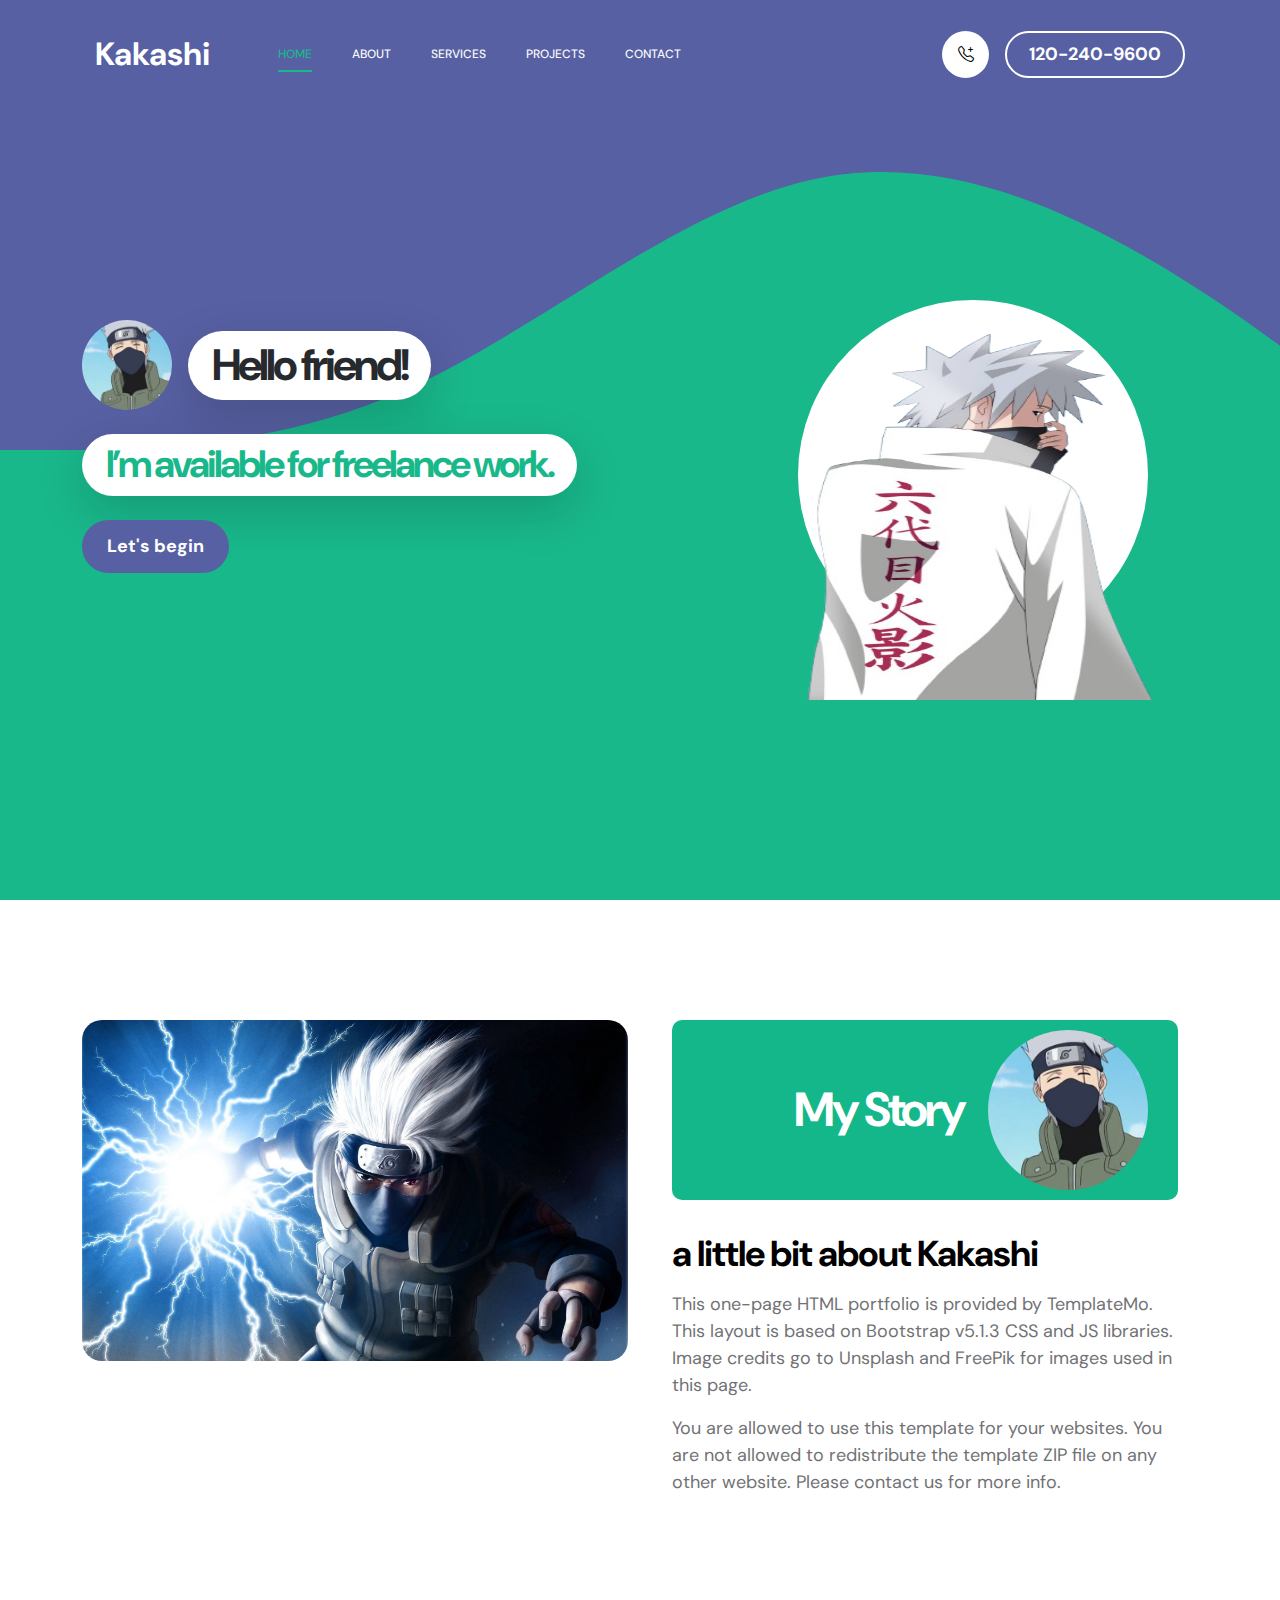
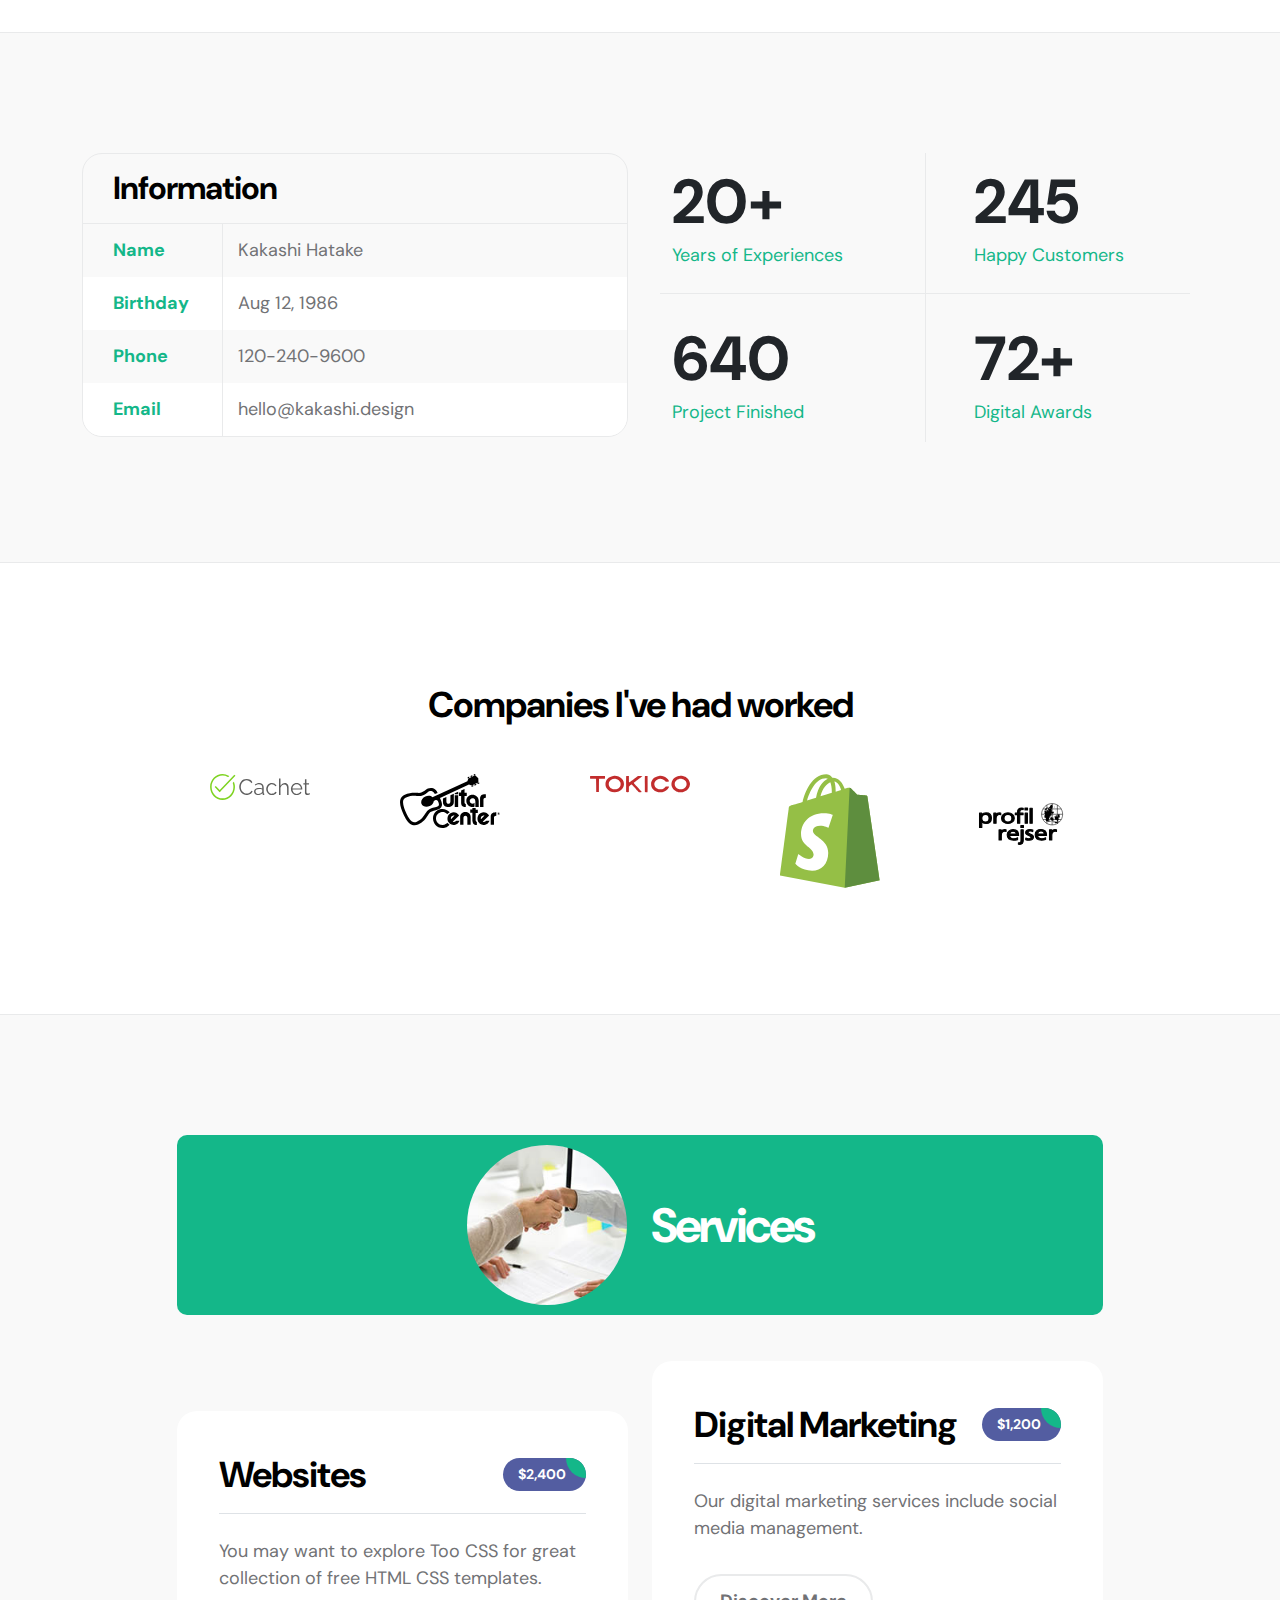
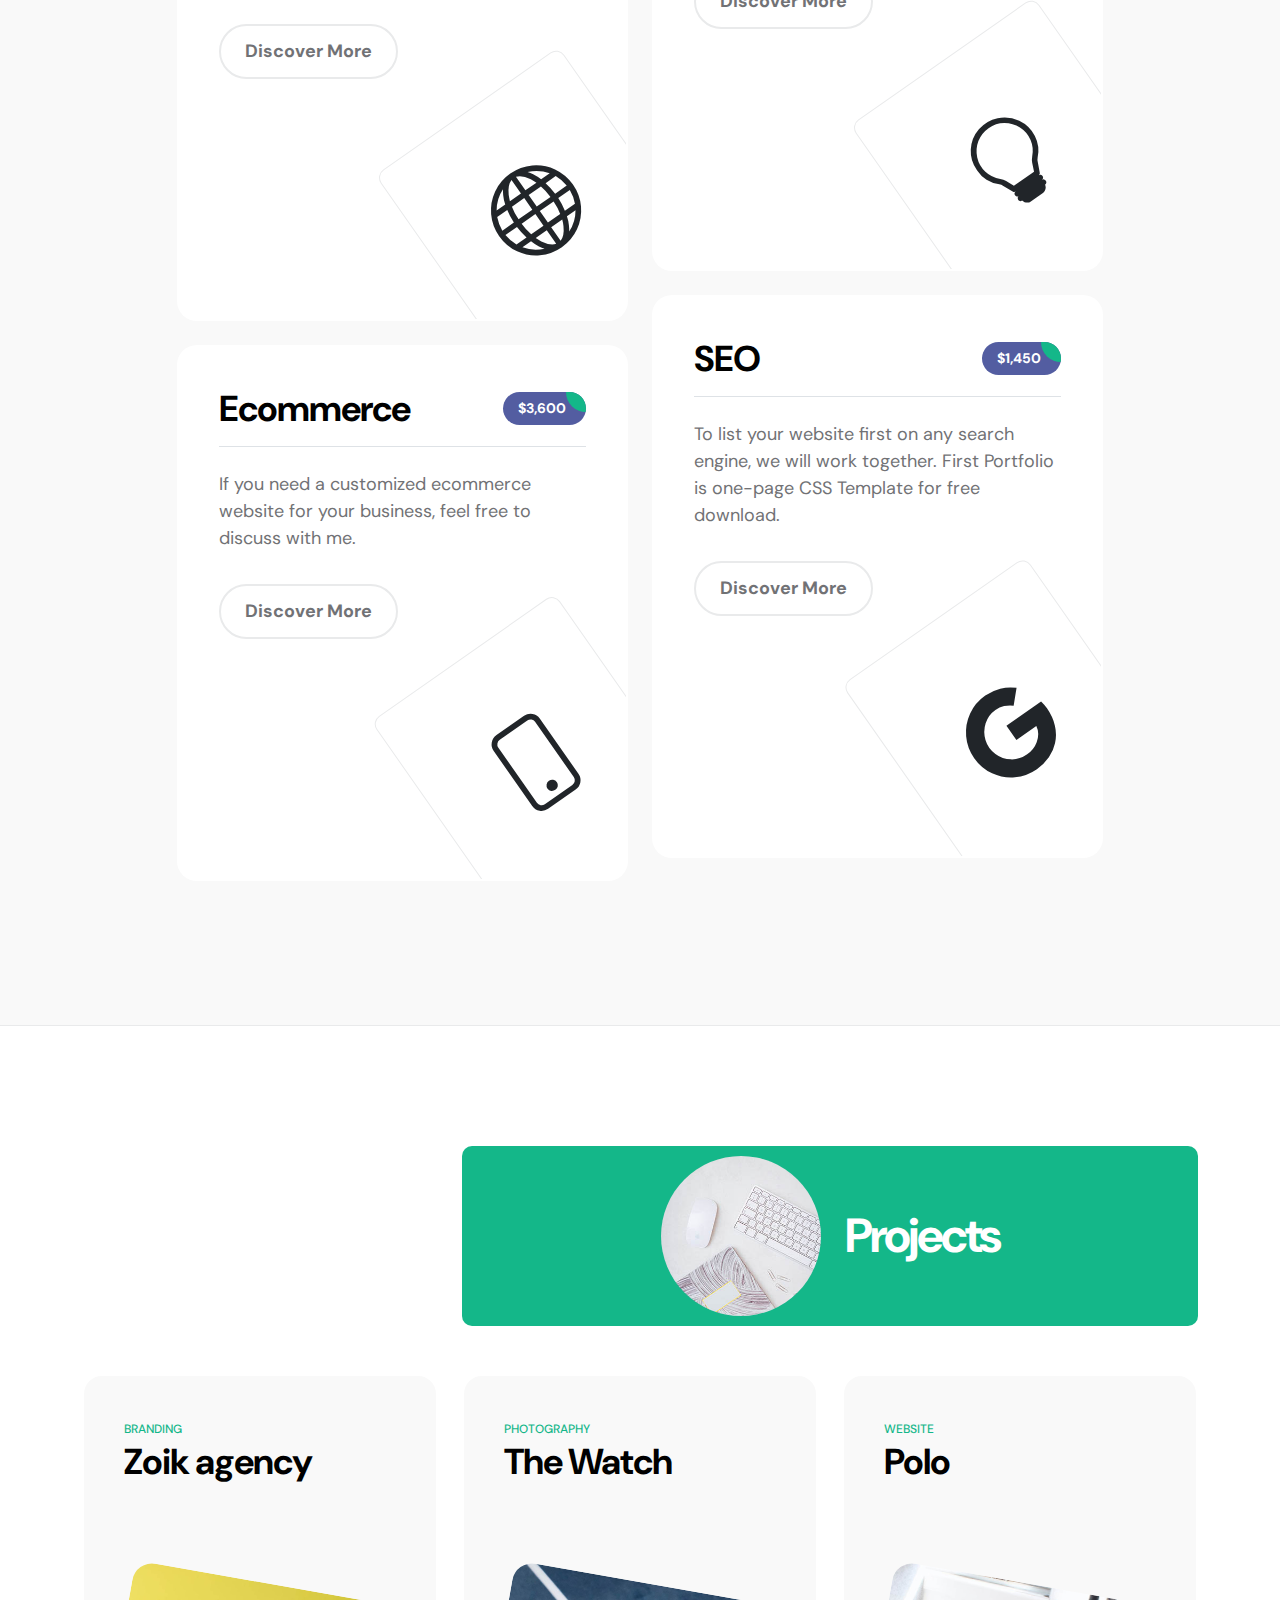
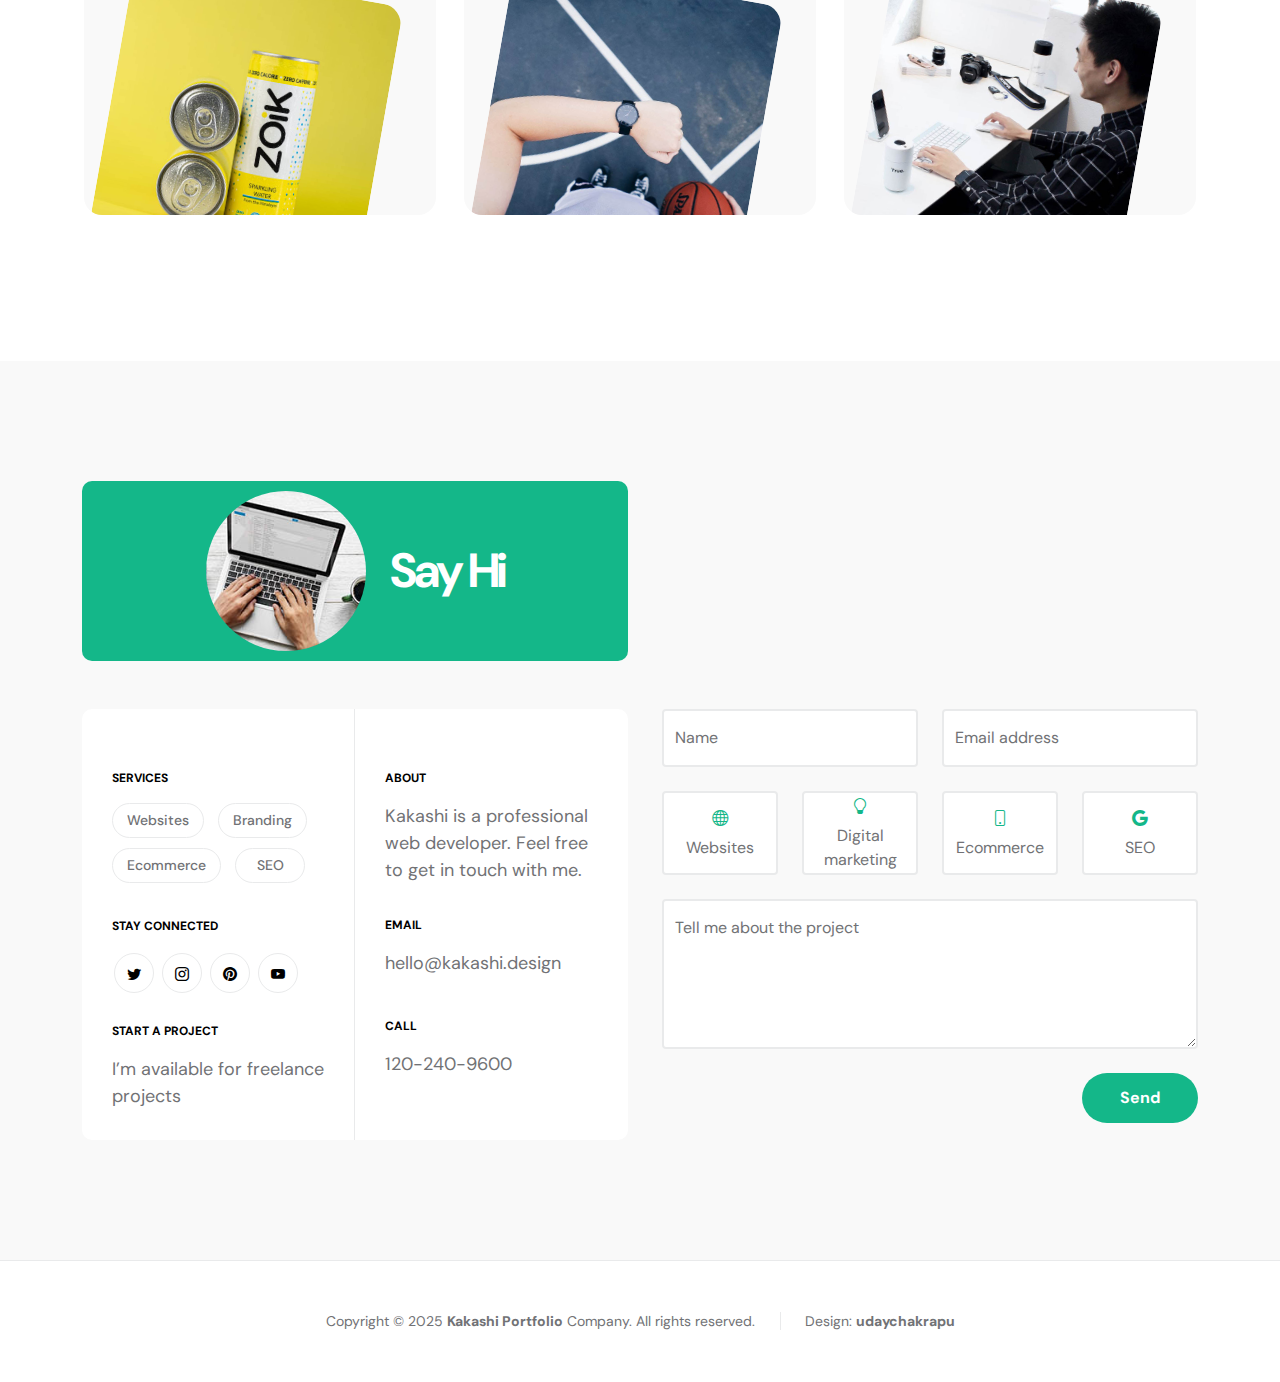
<file: portfolio3/index.html>
<!doctype html>
<html lang="en">
    <head>
        <meta charset="utf-8">
        <meta name="viewport" content="width=device-width, initial-scale=1">

        <meta name="description" content="">
        <meta name="author" content="TemplateMo">

        <title>KAKASHI HATAKE</title>

        <!-- CSS FILES -->
        <link rel="preconnect" href="https://fonts.googleapis.com">
        
        <link rel="preconnect" href="https://fonts.gstatic.com" crossorigin>
        
        <link href="https://fonts.googleapis.com/css2?family=DM+Sans:wght@400;500;700&display=swap" rel="stylesheet">

        <link href="css/bootstrap.min.css" rel="stylesheet">

        <link href="css/bootstrap-icons.css" rel="stylesheet">

        <link href="css/magnific-popup.css" rel="stylesheet">

        <link href="css/templatemo-first-portfolio-style.css" rel="stylesheet">
        
    </head>
    
    <body>

        <section class="preloader">
            <div class="spinner">
                <span class="spinner-rotate"></span>    
            </div>
        </section>

        <nav class="navbar navbar-expand-lg">
            <div class="container">

                <button class="navbar-toggler" type="button" data-bs-toggle="collapse" data-bs-target="#navbarNav" aria-controls="navbarNav" aria-expanded="false" aria-label="Toggle navigation">
                    <span class="navbar-toggler-icon"></span>
                </button>

                <a href="index.html" class="navbar-brand mx-auto mx-lg-0">Kakashi</a>

                <div class="d-flex align-items-center d-lg-none">
                    <i class="navbar-icon bi-telephone-plus me-3"></i>
                    <a class="custom-btn btn" href="#section_5">
                        120-240-9600
                    </a>
                </div>

                <div class="collapse navbar-collapse" id="navbarNav">
                    <ul class="navbar-nav ms-lg-5">
                        <li class="nav-item">
                            <a class="nav-link click-scroll" href="#section_1">Home</a>
                        </li>

                        <li class="nav-item">
                            <a class="nav-link click-scroll" href="#section_2">About</a>
                        </li>

                        <li class="nav-item">
                            <a class="nav-link click-scroll" href="#section_3">Services</a>
                        </li>

                        <li class="nav-item">
                            <a class="nav-link click-scroll" href="#section_4">Projects</a>
                        </li>

                        <li class="nav-item">
                            <a class="nav-link click-scroll" href="#section_5">Contact</a>
                        </li>
                    </ul>

                    <div class="d-lg-flex align-items-center d-none ms-auto">
                        <i class="navbar-icon bi-telephone-plus me-3"></i>
                        <a class="custom-btn btn" href="#section_5">
                            120-240-9600
                        </a>
                    </div>
                </div>

            </div>
        </nav>

        <main>

            <section class="hero d-flex justify-content-center align-items-center" style="height: 100vh;" id="section_1">
                <div class="container">
                    <div class="row">

                        <div class="col-lg-7 col-12">
                            <div class="hero-text">
                                <div class="hero-title-wrap d-flex align-items-center mb-4">
                                    <img src="images/kakashi.jpg" class="avatar-image avatar-image-large img-fluid" alt="">

                                    <h1 class="hero-title ms-3 mb-0">Hello friend!</h1>
                                </div>

                                <h2 class="mb-4">I’m available for freelance work.</h2>
                                <p class="mb-4"><a class="custom-btn btn custom-link" href="#section_2">Let's begin</a></p>
                            </div>
                        </div>

                        <div class="col-lg-5 col-12 position-relative">
                            <div class="hero-image-wrap"></div>
                            <div class="hero-img-block">
                                <img src="images/hokage.png" class="hero-image" alt="">
                            </div>
                        </div>

                    </div>
                </div>

                <svg xmlns="http://www.w3.org/2000/svg" viewBox="0 0 1440 320"><path fill="#535da1" fill-opacity="1" d="M0,160L24,160C48,160,96,160,144,138.7C192,117,240,75,288,64C336,53,384,75,432,106.7C480,139,528,181,576,208C624,235,672,245,720,240C768,235,816,213,864,186.7C912,160,960,128,1008,133.3C1056,139,1104,181,1152,202.7C1200,224,1248,224,1296,197.3C1344,171,1392,117,1416,90.7L1440,64L1440,0L1416,0C1392,0,1344,0,1296,0C1248,0,1200,0,1152,0C1104,0,1056,0,1008,0C960,0,912,0,864,0C816,0,768,0,720,0C672,0,624,0,576,0C528,0,480,0,432,0C384,0,336,0,288,0C240,0,192,0,144,0C96,0,48,0,24,0L0,0Z"></path></svg>
            </section>


            <section class="about section-padding" id="section_2">
                <div class="container">
                    <div class="row">

                        <div class="col-lg-6 col-12">
                            <img src="images/kakashi-master.jpg" class="about-image img-fluid" alt="">
                        </div>

                        <div class="col-lg-6 col-12 mt-5 mt-lg-0">
                            <div class="about-thumb">

                                <div class="section-title-wrap d-flex justify-content-end align-items-center mb-4">
                                    <h2 class="text-white me-4 mb-0">My Story</h2>

                                    <img src="images/kakashi.jpg" class="avatar-image img-fluid" alt="">
                                </div>

                                <h3 class="pt-2 mb-3">a little bit about Kakashi</h3>

                                <p>This one-page HTML portfolio is provided by <a href="https://templatemo.com" target="_blank">TemplateMo</a>. This layout is based on Bootstrap v5.1.3 CSS and JS libraries. Image credits go to <a href="https://unsplash.com" target="_blank">Unsplash</a> and <a href="https://freepik.com" target="_blank">FreePik</a> for images used in this page.</p>

                                <p>You are allowed to use this template for your websites. You are not allowed to redistribute the template ZIP file on any other website. Please <a href="https://templatemo.com/contact" target="_blank">contact us</a> for more info.</p>
                            </div>
                        </div>

                    </div>
                </div>
            </section>

            <section class="featured section-padding">
                <div class="container">
                    <div class="row">

                        <div class="col-lg-6 col-12">
                            <div class="profile-thumb">
                                <div class="profile-title">
                                    <h4 class="mb-0">Information</h4>
                                </div>

                                <div class="profile-body">
                                    <p>
                                        <span class="profile-small-title">Name</span> 
                                        <span>Kakashi Hatake</span>
                                    </p>

                                    <p>
                                        <span class="profile-small-title">Birthday</span> 
                                        <span>Aug 12, 1986</span>
                                    </p>

                                    <p>
                                        <span class="profile-small-title">Phone</span> 
                                         <span><a href="tel: 305-240-9671">120-240-9600</a></span>
                                    </p>

                                    <p>
                                        <span class="profile-small-title">Email</span> 
                                        <span><a href="mailto:hello@josh.design">hello@kakashi.design</a></span>
                                    </p>
                                </div>
                            </div>
                        </div>

                        <div class="col-lg-6 col-12 mt-5 mt-lg-0">
                            <div class="about-thumb">
                                <div class="row">
                                    <div class="col-lg-6 col-6 featured-border-bottom py-2">
                                        <strong class="featured-numbers">20+</strong>

                                        <p class="featured-text">Years of Experiences</p>
                                    </div>

                                    <div class="col-lg-6 col-6 featured-border-start featured-border-bottom ps-5 py-2">
                                        <strong class="featured-numbers">245</strong>

                                        <p class="featured-text">Happy Customers</p>
                                    </div>

                                    <div class="col-lg-6 col-6 pt-4">
                                        <strong class="featured-numbers">640</strong>

                                        <p class="featured-text">Project Finished</p>
                                    </div>

                                    <div class="col-lg-6 col-6 featured-border-start ps-5 pt-4">
                                        <strong class="featured-numbers">72+</strong>

                                        <p class="featured-text">Digital Awards</p>
                                    </div>
                                </div>
                            </div>
                        </div>

                    </div>
                </div>
            </section>


            <section class="clients section-padding">
                <div class="container">
                    <div class="row align-items-center">

                        <div class="col-lg-12 col-12">
                            <h3 class="text-center mb-5">Companies I've had worked</h3>
                        </div>

                        <div class="col-lg-2 col-4 ms-auto clients-item-height">
                            <img src="images/clients/cachet.svg" class="clients-image img-fluid" alt="">
                        </div>

                        <div class="col-lg-2 col-4 clients-item-height">
                            <img src="images/clients/guitar-center.svg" class="clients-image img-fluid" alt="">
                        </div>

                        <div class="col-lg-2 col-4 clients-item-height">
                            <img src="images/clients/tokico.svg" class="clients-image img-fluid" alt="">
                        </div>

                        <div class="col-lg-2 col-4 clients-item-height">
                            <img src="images/clients/shopify.svg" class="clients-image img-fluid" alt="">
                        </div>

                        <div class="col-lg-2 col-4 me-auto clients-item-height">
                            <img src="images/clients/profil-rejser.svg" class="clients-image img-fluid" alt="">
                        </div>

                    </div>
                </div>
            </section>


            <section class="services section-padding" id="section_3">
                <div class="container">
                    <div class="row">

                        <div class="col-lg-10 col-12 mx-auto">
                            <div class="section-title-wrap d-flex justify-content-center align-items-center mb-5">
                                <img src="images/handshake-man-woman-after-signing-business-contract-closeup.jpg" class="avatar-image img-fluid" alt="">

                                <h2 class="text-white ms-4 mb-0">Services</h2>
                            </div>

                            <div class="row pt-lg-5">
                                <div class="col-lg-6 col-12">
                                    <div class="services-thumb">
                                        <div class="d-flex flex-wrap align-items-center border-bottom mb-4 pb-3">
                                            <h3 class="mb-0">Websites</h3>

                                            <div class="services-price-wrap ms-auto">
                                                <p class="services-price-text mb-0">$2,400</p>
                                                <div class="services-price-overlay"></div>
                                            </div>
                                        </div>

                                        <p>You may want to explore Too CSS for great collection of free HTML CSS templates.</p>

                                        <a href="#" class="custom-btn custom-border-btn btn mt-3">Discover More</a>

                                        <div class="services-icon-wrap d-flex justify-content-center align-items-center">
                                            <i class="services-icon bi-globe"></i>
                                        </div>
                                    </div>
                                </div>

                                <div class="col-lg-6 col-12">
                                    <div class="services-thumb services-thumb-up">
                                        <div class="d-flex flex-wrap align-items-center border-bottom mb-4 pb-3">
                                            <h3 class="mb-0">Digital Marketing</h3>

                                            <div class="services-price-wrap ms-auto">
                                                <p class="services-price-text mb-0">$1,200</p>
                                                <div class="services-price-overlay"></div>
                                            </div>
                                        </div>

                                        <p>Our digital marketing services include social media management.</p>


                                        <a href="#" class="custom-btn custom-border-btn btn mt-3">Discover More</a>

                                        <div class="services-icon-wrap d-flex justify-content-center align-items-center">
                                            <i class="services-icon bi-lightbulb"></i>
                                        </div>
                                    </div>
                                </div>

                                <div class="col-lg-6 col-12">
                                    <div class="services-thumb">
                                        <div class="d-flex flex-wrap align-items-center border-bottom mb-4 pb-3">
                                            <h3 class="mb-0">Ecommerce</h3>

                                            <div class="services-price-wrap ms-auto">
                                                <p class="services-price-text mb-0">$3,600</p>
                                                <div class="services-price-overlay"></div>
                                            </div>
                                        </div>

                                        <p>If you need a customized ecommerce website for your business, feel free to discuss with me.</p>

                                        <a href="#" class="custom-btn custom-border-btn btn mt-3">Discover More</a>

                                        <div class="services-icon-wrap d-flex justify-content-center align-items-center">
                                            <i class="services-icon bi-phone"></i>
                                        </div>
                                    </div>
                                </div>

                                <div class="col-lg-6 col-12">
                                    <div class="services-thumb services-thumb-up">
                                        <div class="d-flex flex-wrap align-items-center border-bottom mb-4 pb-3">
                                            <h3 class="mb-0">SEO</h3>

                                            <div class="services-price-wrap ms-auto">
                                                <p class="services-price-text mb-0">$1,450</p>
                                                <div class="services-price-overlay"></div>
                                            </div>
                                        </div>

                                        <p>To list your website first on any search engine, we will work together. First Portfolio is one-page CSS Template for free download.</p>

                                        <a href="#" class="custom-btn custom-border-btn btn mt-3">Discover More</a>

                                        <div class="services-icon-wrap d-flex justify-content-center align-items-center">
                                            <i class="services-icon bi-google"></i>
                                        </div>
                                    </div>
                                </div>
                            </div>
                        </div>
                    </div>
                </div>
            </section>


            <section class="projects section-padding" id="section_4">
                <div class="container">
                    <div class="row">

                        <div class="col-lg-8 col-md-8 col-12 ms-auto">
                            <div class="section-title-wrap d-flex justify-content-center align-items-center mb-4">
                                <img src="images/white-desk-work-study-aesthetics.jpg" class="avatar-image img-fluid" alt="">

                                <h2 class="text-white ms-4 mb-0">Projects</h2>
                            </div>
                        </div>

                        <div class="clearfix"></div>

                        <div class="col-lg-4 col-md-6 col-12">
                            <div class="projects-thumb">
                                <div class="projects-info">
                                    <small class="projects-tag">Branding</small>

                                    <h3 class="projects-title">Zoik agency</h3>
                                </div>

                                <a href="images/projects/nikhil-KO4io-eCAXA-unsplash.jpg" class="popup-image">
                                    <img src="images/projects/nikhil-KO4io-eCAXA-unsplash.jpg" class="projects-image img-fluid" alt="">
                                </a>
                            </div>
                        </div>

                        <div class="col-lg-4 col-md-6 col-12">
                            <div class="projects-thumb">
                                <div class="projects-info">
                                    <small class="projects-tag">Photography</small>

                                    <h3 class="projects-title">The Watch</h3>
                                </div>

                                <a href="images/projects/the-5th-IQYR7N67dhM-unsplash.jpg" class="popup-image">
                                    <img src="images/projects/the-5th-IQYR7N67dhM-unsplash.jpg" class="projects-image img-fluid" alt="">
                                </a>
                            </div>
                        </div>

                        <div class="col-lg-4 col-md-6 col-12">
                            <div class="projects-thumb">
                                <div class="projects-info">
                                    <small class="projects-tag">Website</small>

                                    <h3 class="projects-title">Polo</h3>
                                </div>

                                <a href="images/projects/true-agency-9Bjog5FZ-oc-unsplash.jpg" class="popup-image">
                                    <img src="images/projects/true-agency-9Bjog5FZ-oc-unsplash.jpg" class="projects-image img-fluid" alt="">
                                </a>
                            </div>
                        </div>

                    </div>
                </div>
            </section>

            <section class="contact section-padding" id="section_5">
                    <div class="container">
                        <div class="row">

                            <div class="col-lg-6 col-md-8 col-12">
                                <div class="section-title-wrap d-flex justify-content-center align-items-center mb-5">
                                    <img src="images/aerial-view-man-using-computer-laptop-wooden-table.jpg" class="avatar-image img-fluid" alt="">

                                    <h2 class="text-white ms-4 mb-0">Say Hi</h2>
                                </div>
                            </div>

                            <div class="clearfix"></div>

                            <div class="col-lg-3 col-md-6 col-12 pe-lg-0">
                                <div class="contact-info contact-info-border-start d-flex flex-column">
                                    <strong class="site-footer-title d-block mb-3">Services</strong>

                                    <ul class="footer-menu">
                                        <li class="footer-menu-item"><a href="#" class="footer-menu-link">Websites</a></li>

                                        <li class="footer-menu-item"><a href="#" class="footer-menu-link">Branding</a></li>

                                        <li class="footer-menu-item"><a href="#" class="footer-menu-link">Ecommerce</a></li>

                                        <li class="footer-menu-item"><a href="#" class="footer-menu-link">SEO</a></li>
                                    </ul>

                                    <strong class="site-footer-title d-block mt-4 mb-3">Stay connected</strong>

                                    <ul class="social-icon">
                                        <li class="social-icon-item"><a href="#" class="social-icon-link bi-twitter"></a></li>

                                        <li class="social-icon-item"><a href="#" class="social-icon-link bi-instagram"></a></li>

                                        <li class="social-icon-item"><a href="#" class="social-icon-link bi-pinterest"></a></li>

                                        <li class="social-icon-item"><a href="#" class="social-icon-link bi-youtube"></a></li>
                                    </ul>

                                    <strong class="site-footer-title d-block mt-4 mb-3">Start a project</strong>

                                    <p class="mb-0">I’m available for freelance projects</p>
                                </div>
                            </div>

                            <div class="col-lg-3 col-md-6 col-12 ps-lg-0">
                                <div class="contact-info d-flex flex-column">
                                    <strong class="site-footer-title d-block mb-3">About</strong>

                                    <p class="mb-2">
                                        Kakashi is a professional web developer. Feel free to get in touch with me.
                              </p>

                                    <strong class="site-footer-title d-block mt-4 mb-3">Email</strong>

                                    <p>
                                        <a href="mailto:hello@kakashi.design">
                                            hello@kakashi.design
                                        </a>
                                    </p>

                                    <strong class="site-footer-title d-block mt-4 mb-3">Call</strong>

                                    <p class="mb-0">
                                        <a href="tel: 120-240-9600">
                                            120-240-9600
                                        </a>
                                    </p>
                                </div>
                            </div>

                            <div class="col-lg-6 col-12 mt-5 mt-lg-0">
                                <form action="#" method="get" class="custom-form contact-form" role="form">
                                    <div class="row">
                                        <div class="col-lg-6 col-md-6 col-12">
                                            <div class="form-floating">
                                                <input type="text" name="name" id="name" class="form-control" placeholder="Name" required="">
                                                
                                                <label for="floatingInput">Name</label>
                                            </div>
                                        </div>

                                        <div class="col-lg-6 col-md-6 col-12"> 
                                            <div class="form-floating">
                                                <input type="email" name="email" id="email" pattern="[^ @]*@[^ @]*" class="form-control" placeholder="Email address" required="">
                                                
                                                <label for="floatingInput">Email address</label>
                                            </div>
                                        </div>

                                        <div class="col-lg-3 col-md-6 col-6">
                                            <div class="form-check form-check-inline">
                                                <input name="website" type="checkbox" class="form-check-input" id="inlineCheckbox1" value="1">

                                                <label class="form-check-label" for="inlineCheckbox1">
                                                    <i class="bi-globe form-check-icon"></i>
                                                    <span class="form-check-label-text">Websites</span>
                                                </label>
                                          </div>
                                        </div>

                                        <div class="col-lg-3 col-md-6 col-6">
                                            <div class="form-check form-check-inline">
                                                <input name="branding" type="checkbox" class="form-check-input" id="inlineCheckbox2" value="1">

                                                <label class="form-check-label" for="inlineCheckbox2">
                                                    <i class="bi-lightbulb form-check-icon"></i>
                                                    <span class="form-check-label-text">Digital marketing</span>
                                                </label>
                                            </div>
                                        </div>

                                        <div class="col-lg-3 col-md-6 col-6">
                                            <div class="form-check form-check-inline">
                                                <input name="ecommerce" type="checkbox" class="form-check-input" id="inlineCheckbox3" value="1">

                                                <label class="form-check-label" for="inlineCheckbox3">
                                                    <i class="bi-phone form-check-icon"></i>
                                                    <span class="form-check-label-text">Ecommerce</span>
                                                </label>
                                            </div>
                                        </div>

                                        <div class="col-lg-3 col-md-6 col-6">
                                            <div class="form-check form-check-inline me-0">
                                                <input name="seo" type="checkbox" class="form-check-input" id="inlineCheckbox4" value="1">

                                                <label class="form-check-label" for="inlineCheckbox4">
                                                    <i class="bi-google form-check-icon"></i>
                                                    <span class="form-check-label-text">SEO</span>
                                                </label>
                                            </div>
                                        </div>

                                        <div class="col-lg-12 col-12">
                                            <div class="form-floating">
                                                <textarea class="form-control" id="message" name="message" placeholder="Tell me about the project"></textarea>
                                                
                                                <label for="floatingTextarea">Tell me about the project</label>
                                            </div>
                                        </div>

                                        <div class="col-lg-3 col-12 ms-auto">
                                            <button type="submit" class="form-control">Send</button>
                                        </div>

                                    </div>
                                </form>
                            </div>

                        </div>
                    </div>
                </div>
            </section>

        </main>

        <footer class="site-footer">
            <div class="container">
                <div class="row">

                    <div class="col-lg-12 col-12">
                        <div class="copyright-text-wrap">
                            <p class="mb-0">
                                <span class="copyright-text">Copyright © 2025 <a href="#">Kakashi Portfolio</a> Company. All rights reserved.</span>
                                Design: 
                                <a rel="sponsored" href="https://www.udaychakrapu.me" target="_blank">udaychakrapu</a>
                            </p>
                        </div>
                    </div>

                </div>
            </div>
        </footer>

        <!-- JAVASCRIPT FILES -->
        <script src="js/jquery.min.js"></script>
        <script src="js/bootstrap.min.js"></script>
        <script src="js/jquery.sticky.js"></script>
        <script src="js/click-scroll.js"></script>
        <script src="js/jquery.magnific-popup.min.js"></script>
        <script src="js/magnific-popup-options.js"></script>
        <script src="js/custom.js"></script>

    </body>
</html>
</file>
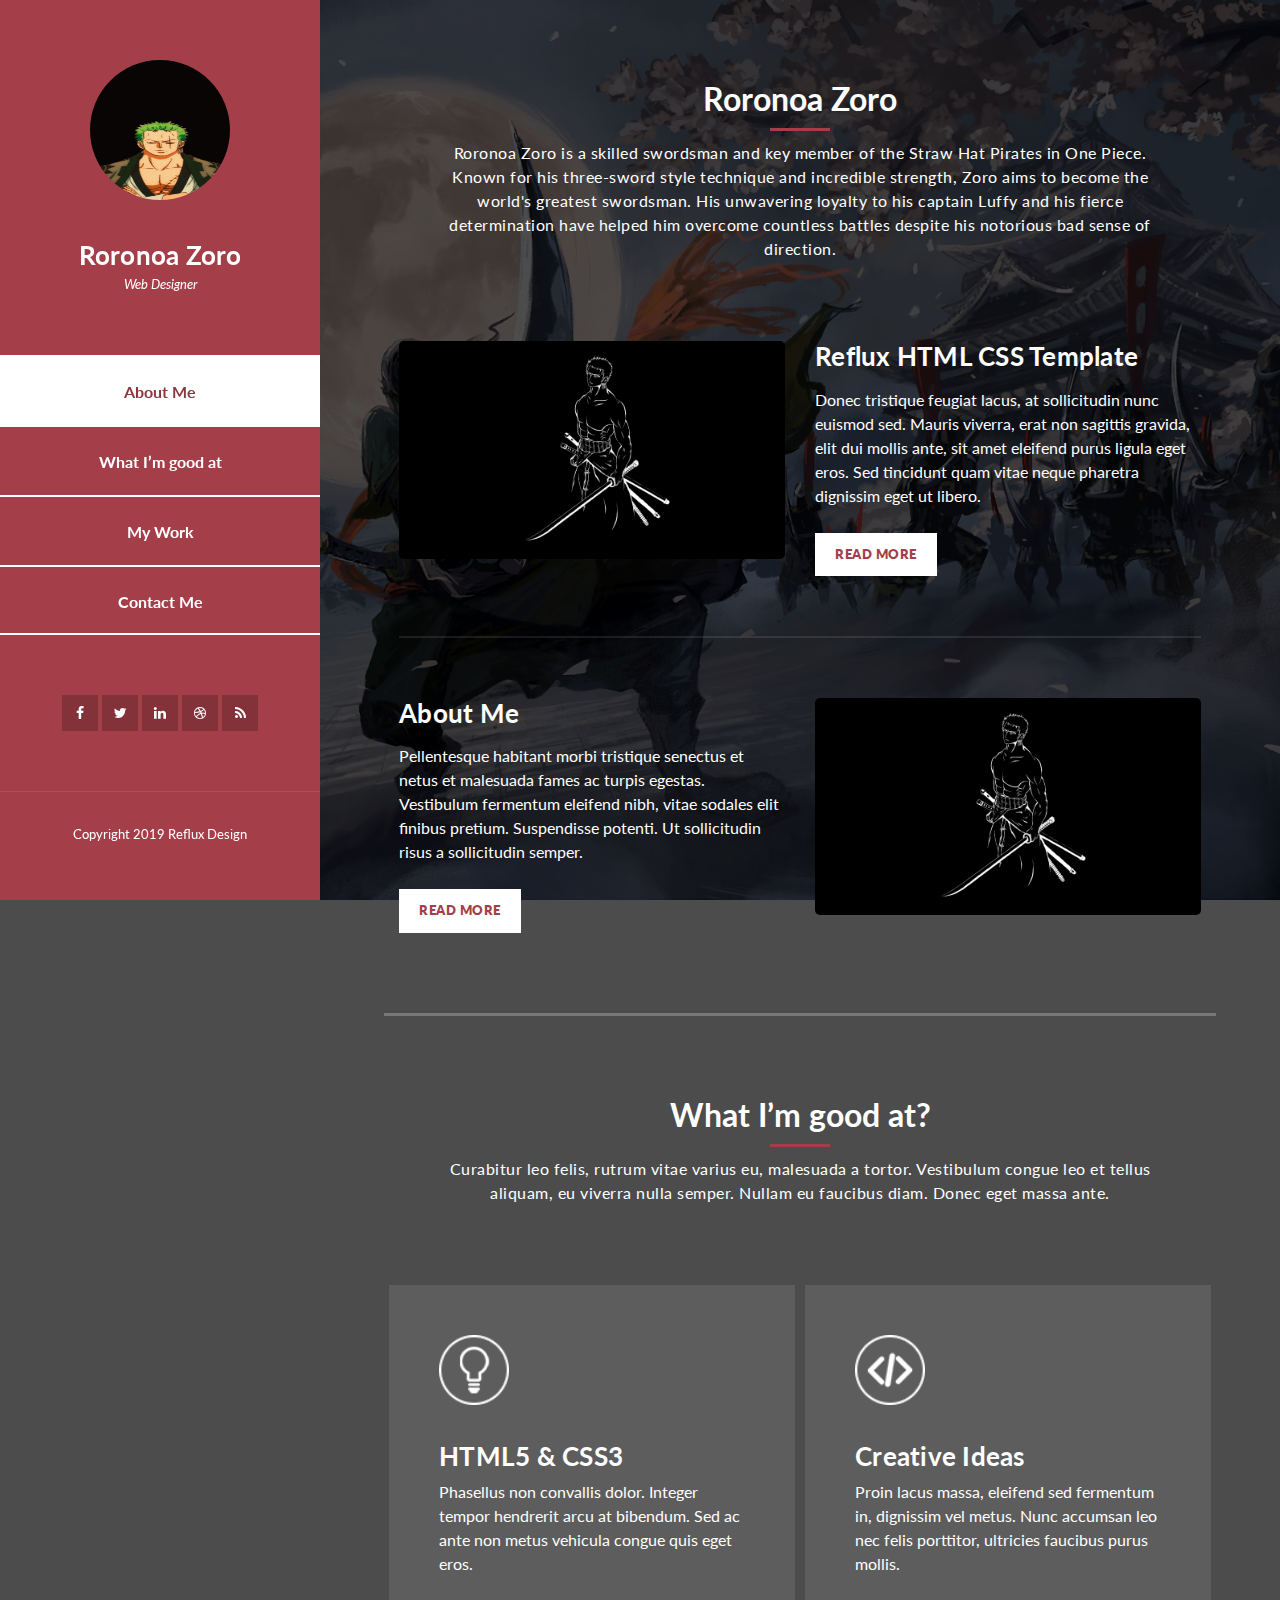
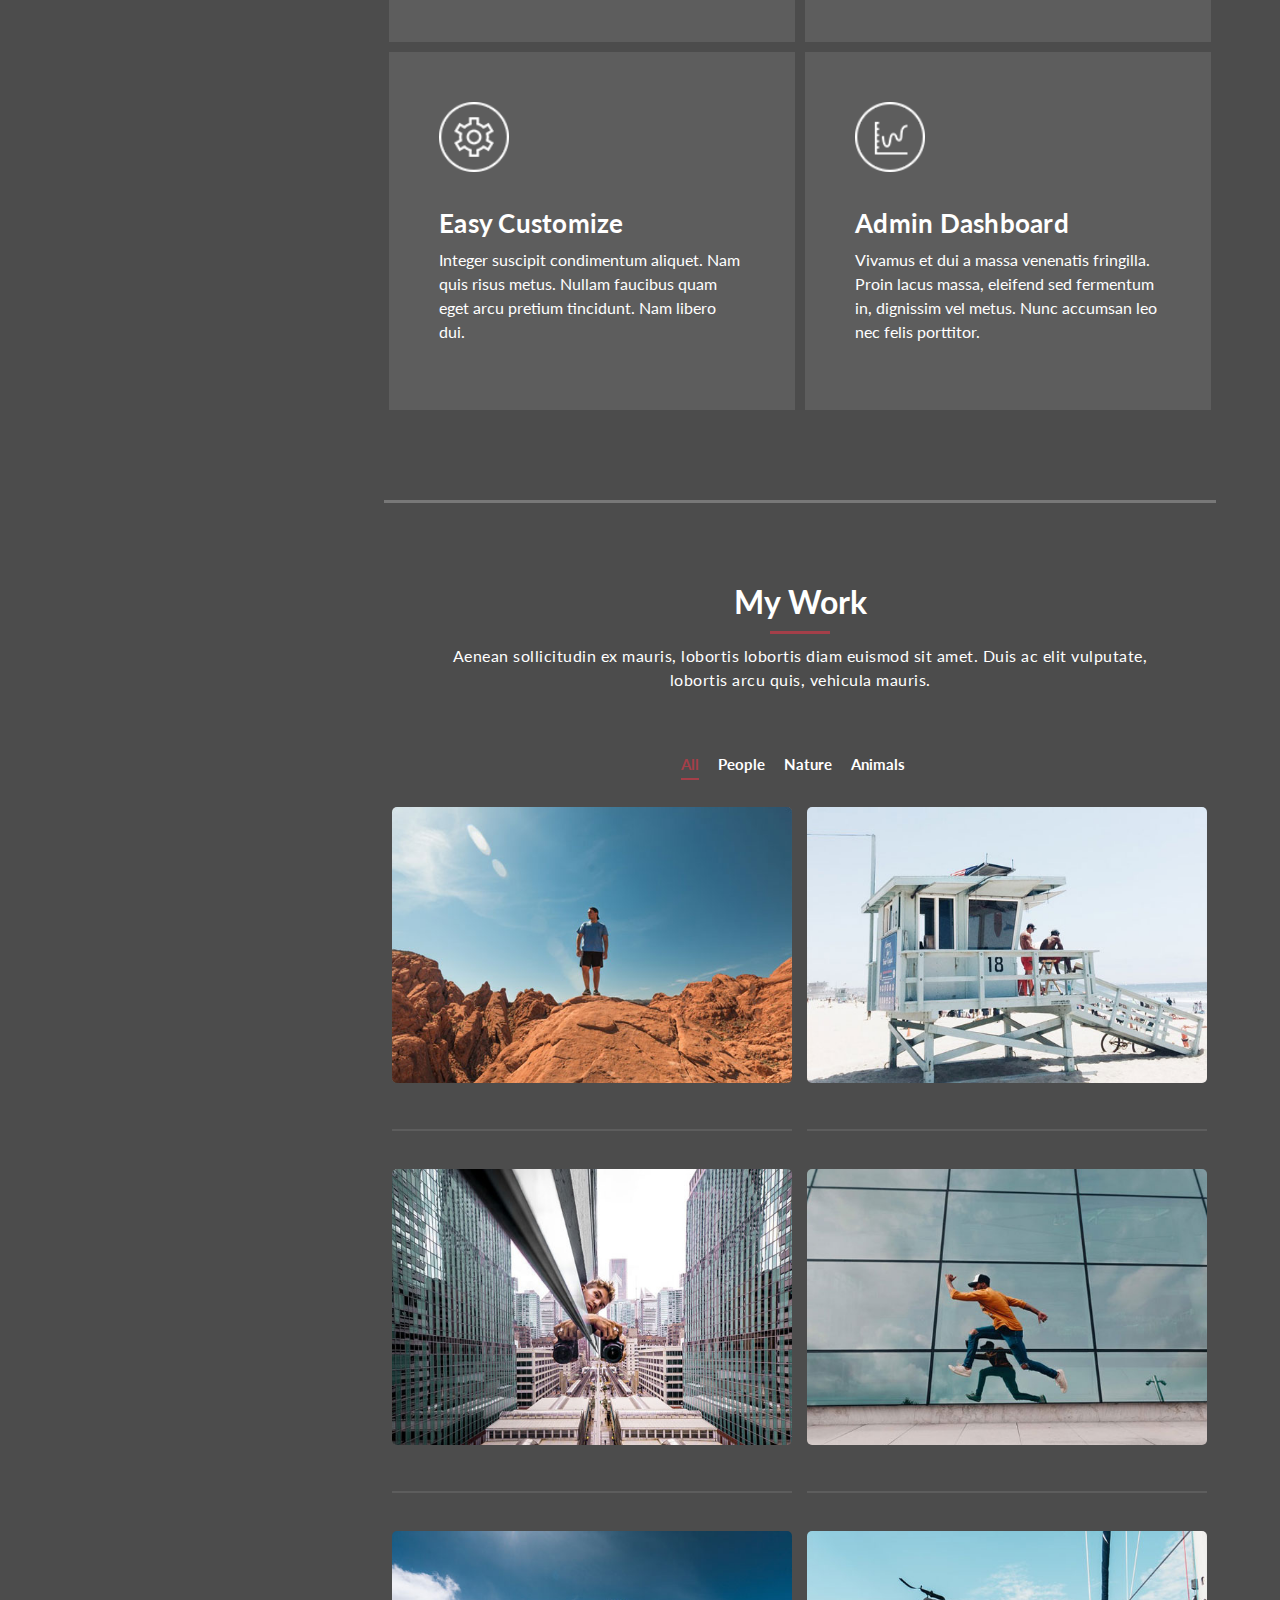
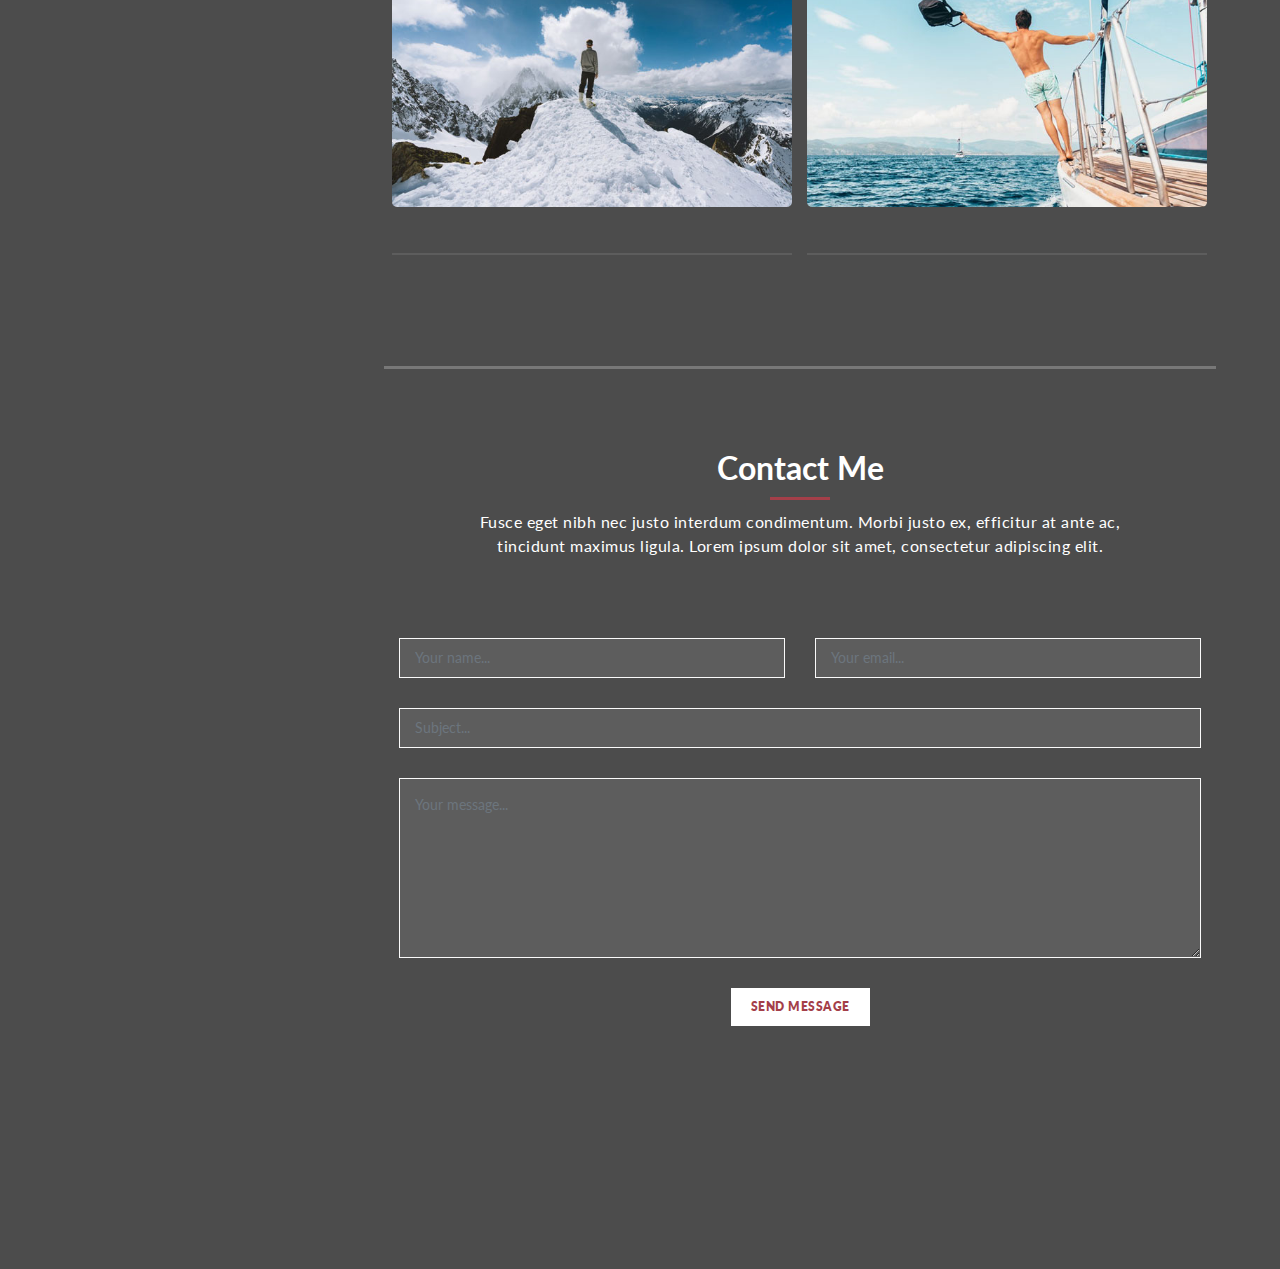
<file: portfolio4/index.html>
<!DOCTYPE html>
<html lang="en">
  <head>
    <meta charset="utf-8" />
    <meta
      name="viewport"
      content="width=device-width, initial-scale=1, shrink-to-fit=no"
    />
    <meta name="description" content="" />
    <meta name="author" content="" />
    <link
      href="https://fonts.googleapis.com/css?family=Lato:100,300,400,700,900"
      rel="stylesheet"
    />

    <title>Roronoa Zoro</title>
    <!-- Bootstrap core CSS -->
    <link href="vendor/bootstrap/css/bootstrap.min.css" rel="stylesheet" />

    <!-- Additional CSS Files -->
    <link rel="stylesheet" href="assets/css/fontawesome.css" />
    <link rel="stylesheet" href="assets/css/templatemo-style.css" />
    <link rel="stylesheet" href="assets/css/owl.css" />
    <link rel="stylesheet" href="assets/css/lightbox.css" />
  </head>

  <body>
    <div id="page-wraper">
      <!-- Sidebar Menu -->
      <div class="responsive-nav">
        <i class="fa fa-bars" id="menu-toggle"></i>
        <div id="menu" class="menu">
          <i class="fa fa-times" id="menu-close"></i>
          <div class="container">
            <div class="image">
              <a href="#"><img src="assets/images/zoro.jpg" alt="" /></a>
            </div>
            <div class="author-content">
              <h4>Roronoa Zoro</h4>
              <span>Web Designer</span>
            </div>
            <nav class="main-nav" role="navigation">
              <ul class="main-menu">
                <li><a href="#section1">About Me</a></li>
                <li><a href="#section2">What I’m good at</a></li>
                <li><a href="#section3">My Work</a></li>
                <li><a href="#section4">Contact Me</a></li>
              </ul>
            </nav>
            <div class="social-network">
              <ul class="soial-icons">
                <li>
                  <a href="#"
                    ><i class="fa fa-facebook"></i
                  ></a>
                </li>
                <li>
                  <a href="#"><i class="fa fa-twitter"></i></a>
                </li>
                <li>
                  <a href="#"><i class="fa fa-linkedin"></i></a>
                </li>
                <li>
                  <a href="#"><i class="fa fa-dribbble"></i></a>
                </li>
                <li>
                  <a href="#"><i class="fa fa-rss"></i></a>
                </li>
              </ul>
            </div>
            <div class="copyright-text">
              <p>Copyright 2019 Reflux Design</p>
            </div>
          </div>
        </div>
      </div>

      <section class="section about-me" data-section="section1">
        <div class="container">
          <div class="section-heading">
            <h2>Roronoa Zoro</h2>
            <div class="line-dec"></div>
            <span>
              Roronoa Zoro is a skilled swordsman and key member of the Straw Hat Pirates in One Piece. 
              Known for his three-sword style technique and incredible strength, Zoro aims to become the 
              world's greatest swordsman. His unwavering loyalty to his captain Luffy and his fierce 
              determination have helped him overcome countless battles despite his notorious bad sense of direction.
            </span>
          </div>
          <div class="left-image-post">
            <div class="row">
              <div class="col-md-6">
                <div class="left-image">
                  <img src="assets/images/bg.png" alt="" />
                </div>
              </div>
              <div class="col-md-6">
                <div class="right-text">
                  <h4>Reflux HTML CSS Template</h4>
                  <p>
                    Donec tristique feugiat lacus, at sollicitudin nunc euismod
                    sed. Mauris viverra, erat non sagittis gravida, elit dui
                    mollis ante, sit amet eleifend purus ligula eget eros. Sed
                    tincidunt quam vitae neque pharetra dignissim eget ut
                    libero.
                  </p>
                  <div class="white-button">
                    <a href="#">Read More</a>
                  </div>
                </div>
              </div>
            </div>
          </div>
          <div class="right-image-post">
            <div class="row">
              <div class="col-md-6">
                <div class="left-text">
                  <h4>About Me</h4>
                  <p>
                    Pellentesque habitant morbi tristique senectus et netus et
                    malesuada fames ac turpis egestas. Vestibulum fermentum
                    eleifend nibh, vitae sodales elit finibus pretium.
                    Suspendisse potenti. Ut sollicitudin risus a sollicitudin
                    semper.
                  </p>
                  <div class="white-button">
                    <a href="#">Read More</a>
                  </div>
                </div>
              </div>
              <div class="col-md-6">
                <div class="right-image">
                  <img src="assets/images/bg.png" alt="" />
                </div>
              </div>
            </div>
          </div>
        </div>
      </section>

      <section class="section my-services" data-section="section2">
        <div class="container">
          <div class="section-heading">
            <h2>What I’m good at?</h2>
            <div class="line-dec"></div>
            <span
              >Curabitur leo felis, rutrum vitae varius eu, malesuada a tortor.
              Vestibulum congue leo et tellus aliquam, eu viverra nulla semper.
              Nullam eu faucibus diam. Donec eget massa ante.</span
            >
          </div>
          <div class="row">
            <div class="col-md-6">
              <div class="service-item">
                <div class="first-service-icon service-icon"></div>
                <h4>HTML5 &amp; CSS3</h4>
                <p>
                  Phasellus non convallis dolor. Integer tempor hendrerit arcu
                  at bibendum. Sed ac ante non metus vehicula congue quis eget
                  eros.
                </p>
              </div>
            </div>
            <div class="col-md-6">
              <div class="service-item">
                <div class="second-service-icon service-icon"></div>
                <h4>Creative Ideas</h4>
                <p>
                  Proin lacus massa, eleifend sed fermentum in, dignissim vel
                  metus. Nunc accumsan leo nec felis porttitor, ultricies
                  faucibus purus mollis.
                </p>
              </div>
            </div>
            <div class="col-md-6">
              <div class="service-item">
                <div class="third-service-icon service-icon"></div>
                <h4>Easy Customize</h4>
                <p>
                  Integer suscipit condimentum aliquet. Nam quis risus metus.
                  Nullam faucibus quam eget arcu pretium tincidunt. Nam libero
                  dui.
                </p>
              </div>
            </div>
            <div class="col-md-6">
              <div class="service-item">
                <div class="fourth-service-icon service-icon"></div>
                <h4>Admin Dashboard</h4>
                <p>
                  Vivamus et dui a massa venenatis fringilla. Proin lacus massa,
                  eleifend sed fermentum in, dignissim vel metus. Nunc accumsan
                  leo nec felis porttitor.
                </p>
              </div>
            </div>
          </div>
        </div>
      </section>

      <section class="section my-work" data-section="section3">
        <div class="container">
          <div class="section-heading">
            <h2>My Work</h2>
            <div class="line-dec"></div>
            <span
              >Aenean sollicitudin ex mauris, lobortis lobortis diam euismod sit
              amet. Duis ac elit vulputate, lobortis arcu quis, vehicula
              mauris.</span
            >
          </div>
          <div class="row">
            <div class="isotope-wrapper">
              <form class="isotope-toolbar">
                <label
                  ><input
                    type="radio"
                    data-type="*"
                    checked=""
                    name="isotope-filter"
                  />
                  <span>all</span></label
                >
                <label
                  ><input
                    type="radio"
                    data-type="people"
                    name="isotope-filter"
                  />
                  <span>people</span></label
                >
                <label
                  ><input
                    type="radio"
                    data-type="nature"
                    name="isotope-filter"
                  />
                  <span>nature</span></label
                >
                <label
                  ><input
                    type="radio"
                    data-type="animals"
                    name="isotope-filter"
                  />
                  <span>animals</span></label
                >
              </form>
              <div class="isotope-box">
                <div class="isotope-item" data-type="nature">
                  <figure class="snip1321">
                    <img
                      src="assets/images/portfolio-01.jpg"
                      alt="sq-sample26"
                    />
                    <figcaption>
                      <a
                        href="assets/images/portfolio-01.jpg"
                        data-lightbox="image-1"
                        data-title="Caption"
                        ><i class="fa fa-search"></i
                      ></a>
                      <h4>First Title</h4>
                      <span>free to use our template</span>
                    </figcaption>
                  </figure>
                </div>

                <div class="isotope-item" data-type="people">
                  <figure class="snip1321">
                    <img
                      src="assets/images/portfolio-02.jpg"
                      alt="sq-sample26"
                    />
                    <figcaption>
                      <a
                        href="assets/images/portfolio-02.jpg"
                        data-lightbox="image-1"
                        data-title="Caption"
                        ><i class="fa fa-search"></i
                      ></a>
                      <h4>Second Title</h4>
                      <span>please tell your friends</span>
                    </figcaption>
                  </figure>
                </div>

                <div class="isotope-item" data-type="animals">
                  <figure class="snip1321">
                    <img
                      src="assets/images/portfolio-03.jpg"
                      alt="sq-sample26"
                    />
                    <figcaption>
                      <a
                        href="assets/images/portfolio-03.jpg"
                        data-lightbox="image-1"
                        data-title="Caption"
                        ><i class="fa fa-search"></i
                      ></a>
                      <h4>Item Third</h4>
                      <span>customize anything</span>
                    </figcaption>
                  </figure>
                </div>

                <div class="isotope-item" data-type="people">
                  <figure class="snip1321">
                    <img
                      src="assets/images/portfolio-04.jpg"
                      alt="sq-sample26"
                    />
                    <figcaption>
                      <a
                        href="assets/images/portfolio-04.jpg"
                        data-lightbox="image-1"
                        data-title="Caption"
                        ><i class="fa fa-search"></i
                      ></a>
                      <h4>Item Fourth</h4>
                      <span>Re-distribution not allowed</span>
                    </figcaption>
                  </figure>
                </div>

                <div class="isotope-item" data-type="nature">
                  <figure class="snip1321">
                    <img
                      src="assets/images/portfolio-05.jpg"
                      alt="sq-sample26"
                    />
                    <figcaption>
                      <a
                        href="assets/images/portfolio-05.jpg"
                        data-lightbox="image-1"
                        data-title="Caption"
                        ><i class="fa fa-search"></i
                      ></a>
                      <h4>Fifth Awesome</h4>
                      <span>Ut sollicitudin risus</span>
                    </figcaption>
                  </figure>
                </div>

                <div class="isotope-item" data-type="animals">
                  <figure class="snip1321">
                    <img
                      src="assets/images/portfolio-06.jpg"
                      alt="sq-sample26"
                    />
                    <figcaption>
                      <a
                        href="assets/images/portfolio-06.jpg"
                        data-lightbox="image-1"
                        data-title="Caption"
                        ><i class="fa fa-search"></i
                      ></a>
                      <h4>Awesome Sixth</h4>
                      <span>Donec eget massa ante</span>
                    </figcaption>
                  </figure>
                </div>
              </div>
            </div>
          </div>
        </div>
      </section>

      <section class="section contact-me" data-section="section4">
        <div class="container">
          <div class="section-heading">
            <h2>Contact Me</h2>
            <div class="line-dec"></div>
            <span
              >Fusce eget nibh nec justo interdum condimentum. Morbi justo ex,
              efficitur at ante ac, tincidunt maximus ligula. Lorem ipsum dolor
              sit amet, consectetur adipiscing elit.</span
            >
          </div>
          <div class="row">
            <div class="right-content">
              <div class="container">
                <form id="contact" action="" method="post">
                  <div class="row">
                    <div class="col-md-6">
                      <fieldset>
                        <input
                          name="name"
                          type="text"
                          class="form-control"
                          id="name"
                          placeholder="Your name..."
                          required=""
                        />
                      </fieldset>
                    </div>
                    <div class="col-md-6">
                      <fieldset>
                        <input
                          name="email"
                          type="text"
                          class="form-control"
                          id="email"
                          placeholder="Your email..."
                          required=""
                        />
                      </fieldset>
                    </div>
                    <div class="col-md-12">
                      <fieldset>
                        <input
                          name="subject"
                          type="text"
                          class="form-control"
                          id="subject"
                          placeholder="Subject..."
                          required=""
                        />
                      </fieldset>
                    </div>
                    <div class="col-md-12">
                      <fieldset>
                        <textarea
                          name="message"
                          rows="6"
                          class="form-control"
                          id="message"
                          placeholder="Your message..."
                          required=""
                        ></textarea>
                      </fieldset>
                    </div>
                    <div class="col-md-12">
                      <fieldset>
                        <button type="submit" id="form-submit" class="button">
                          Send Message
                        </button>
                      </fieldset>
                    </div>
                  </div>
                </form>
              </div>
            </div>
          </div>
        </div>
      </section>
    </div>

    <!-- Scripts -->
    <!-- Bootstrap core JavaScript -->
    <script src="vendor/jquery/jquery.min.js"></script>
    <script src="vendor/bootstrap/js/bootstrap.bundle.min.js"></script>

    <script src="assets/js/isotope.min.js"></script>
    <script src="assets/js/owl-carousel.js"></script>
    <script src="assets/js/lightbox.js"></script>
    <script src="assets/js/custom.js"></script>
    <script>
      //according to loftblog tut
      $(".main-menu li:first").addClass("active");

      var showSection = function showSection(section, isAnimate) {
        var direction = section.replace(/#/, ""),
          reqSection = $(".section").filter(
            '[data-section="' + direction + '"]'
          ),
          reqSectionPos = reqSection.offset().top - 0;

        if (isAnimate) {
          $("body, html").animate(
            {
              scrollTop: reqSectionPos
            },
            800
          );
        } else {
          $("body, html").scrollTop(reqSectionPos);
        }
      };

      var checkSection = function checkSection() {
        $(".section").each(function() {
          var $this = $(this),
            topEdge = $this.offset().top - 80,
            bottomEdge = topEdge + $this.height(),
            wScroll = $(window).scrollTop();
          if (topEdge < wScroll && bottomEdge > wScroll) {
            var currentId = $this.data("section"),
              reqLink = $("a").filter("[href*=\\#" + currentId + "]");
            reqLink
              .closest("li")
              .addClass("active")
              .siblings()
              .removeClass("active");
          }
        });
      };

      $(".main-menu").on("click", "a", function(e) {
        e.preventDefault();
        showSection($(this).attr("href"), true);
      });

      $(window).scroll(function() {
        checkSection();
      });
    </script>
  </body>
</html>
</file>
<file: portfolio3/css/templatemo-first-portfolio-style.css>
/*

TemplateMo 578 First Portfolio

https://templatemo.com/tm-578-first-portfolio

*/


/*---------------------------------------
  CUSTOM PROPERTIES ( VARIABLES )             
-----------------------------------------*/
:root {
  --white-color:                  #ffffff;
  --primary-color:                #535da1;
  --secondary-color:              #14B789;
  --section-bg-color:             #f9f9f9;
  --dark-color:                   #000000;
  --p-color:                      #717275;
  --border-color:                 #e9eaeb;
  --featured-border-color:        #727aab;

  --body-font-family:             'DM Sans', sans-serif;

  --h1-font-size:                 62px;
  --h2-font-size:                 48px;
  --h3-font-size:                 36px;
  --h4-font-size:                 32px;
  --h5-font-size:                 24px;
  --h6-font-size:                 22px;
  --p-font-size:                  18px;
  --menu-font-size:               12px;
  --copyright-font-size:          14px;

  --border-radius-large:          100px;
  --border-radius-medium:         20px;
  --border-radius-small:          10px;

  --font-weight-normal:           400;
  --font-weight-medium:           500;
  --font-weight-bold:             700;
}

body {
    background: var(--white-color);
    font-family: var(--body-font-family); 
}


/*---------------------------------------
  TYPOGRAPHY               
-----------------------------------------*/

h2,
h3,
h4,
h5,
h6 {
  color: var(--dark-color);
}

h1,
h2,
h3,
h4,
h5,
h6 {
  font-weight: var(--font-weight-bold);
  letter-spacing: -1px;
}

h1 {
  font-size: var(--h1-font-size);
  letter-spacing: -3px;
}

h2 {
  font-size: var(--h2-font-size);
  color: var(--secondary-color);
  letter-spacing: -3px;
}

h3 {
  font-size: var(--h3-font-size);
}

h4 {
  font-size: var(--h4-font-size);
}

h5 {
  font-size: var(--h5-font-size);
  line-height: normal;
}

h6 {
  font-size: var(--h6-font-size);
}

p {
  color: var(--p-color);
  font-size: var(--p-font-size);
  font-weight: var(--font-weight-normal);
}

ul li {
  color: var(--p-color);
  font-size: var(--p-font-size);
  font-weight: var(--font-weight-normal);
}

a, 
button {
  touch-action: manipulation;
  transition: all 0.3s;
}

a {
  color: var(--p-color);
  text-decoration: none;
}

a:hover {
  color: var(--secondary-color);
}

::selection {
  background: var(--secondary-color);
  color: var(--white-color);
}

::-moz-selection {
  background: var(--secondary-color);
  color: var(--white-color);
}

.section-padding {
  padding-top: 120px;
  padding-bottom: 120px;
}

b,
strong {
  font-weight: var(--font-weight-bold);
}

.section-title-wrap {
  background: var(--secondary-color);
  border-radius: var(--border-radius-small);
  padding: 10px 30px;
}


/*---------------------------------------
  AVATAR IMAGE               
-----------------------------------------*/
.avatar-image {
  border-radius: var(--border-radius-large);
  width: 160px;
  height: 160px;
  object-fit: cover;
}

.avatar-image-large {
  width: 90.4px;
  height: 90.4px;
}


/*---------------------------------------
  PRE LOADER               
-----------------------------------------*/
.preloader {
  position: fixed;
  top: 0;
  left: 0;
  width: 100%;
  height: 100%;
  z-index: 99999;
  display: flex;
  flex-flow: row nowrap;
  justify-content: center;
  align-items: center;
  background: none repeat scroll 0 0 var(--white-color);
}

.spinner {
  border: 1px solid transparent;
  border-radius: var(--border-radius-small);
  position: relative;
}

.spinner:before {
  content: '';
  box-sizing: border-box;
  position: absolute;
  top: 50%;
  left: 50%;
  width: 45px;
  height: 45px;
  margin-top: -10px;
  margin-left: -10px;
  border-radius: 50%;
  border: 1px solid var(--border-color);
  border-top-color: var(--white-color);
  animation: spinner .9s linear infinite;
}

@-webkit-@keyframes spinner {
  to {transform: rotate(360deg);
  }
}

@keyframes spinner {
  to {transform: rotate(360deg);}
}


/*---------------------------------------
  CUSTOM ICON               
-----------------------------------------*/
.navbar-icon {
  background: var(--white-color);
  border-radius: var(--border-radius-large);
  color: var(--dark-color);
  width: 47px;
  height: 47px;
  line-height: 47px;
  text-align: center;
}

.is-sticky .navbar-icon {
  background: var(--secondary-color);
  color: var(--white-color);
}

.form-check-icon {
  color: var(--secondary-color);
}


/*---------------------------------------
  CUSTOM BUTTON               
-----------------------------------------*/
.custom-btn,
.navbar .custom-btn {
  font-size: var(--p-font-size);
  font-weight: var(--font-weight-bold);
}

.navbar .custom-btn {
  background: transparent;
  border-width: 2px;
  border-style: solid;
  border-color: var(--white-color);
  color: var(--white-color);
  padding: 8px 22px;
}

.navbar .custom-btn:hover {
  background: var(--white-color);
  border-color: transparent;
  color: var(--secondary-color);
}

.custom-btn {
  background: var(--secondary-color);
  border-radius: var(--border-radius-large);
  color: var(--white-color);
  font-weight: var(--font-weight-bold);
  padding: 12px 24px;
}

.custom-btn:hover {
  background: var(--primary-color);
  box-shadow: 0 1rem 3rem rgba(0,0,0,.175);
  color: var(--white-color);
}

.custom-border-btn {
  background: transparent;
  border: 2px solid var(--border-color);
  color: var(--p-color);
}

.custom-border-btn:hover {
  background: var(--secondary-color);
  border-color: var(--secondary-color);
  color: var(--white-color);
}

.custom-link {
	background-color: var(--primary-color);
}

.custom-link:hover {
	background-color: var(--secondary-color);
}


/*---------------------------------------
  NAVIGATION              
-----------------------------------------*/
.sticky-wrapper {
  position: relative;
  z-index: 222;
  height: auto !important;
}

.is-sticky,
.is-sticky .navbar .container {
  background: var(--white-color);
  box-shadow: 0 1rem 3rem rgb(0 0 0 / 18%);
}

.is-sticky .navbar-brand,
.is-sticky .navbar-brand:hover {
  color: var(--dark-color);
}

.is-sticky .navbar-nav .nav-link {
  color: var(--p-color);
}

.is-sticky .navbar .custom-btn {
  border-color: var(--secondary-color);
  color: var(--secondary-color);
}

.is-sticky .navbar .custom-btn:hover {
  background: var(--secondary-color);
  color: var(--white-color);
}

.navbar {
  background: transparent;
  position: absolute;
  z-index: 9;
  right: 0;
  left: 0;
  transition: all 0.3s;
  padding-top: 15px;
  padding-bottom: 0;
}

.navbar .container {
  border-radius: var(--border-radius-small);
  padding: 10px 25px;
}

.navbar-brand {
  font-size: var(--h4-font-size);
  font-weight: var(--font-weight-bold);
}

.navbar-brand,
.navbar-brand:hover {
  color: var(--white-color);
}

.navbar-expand-lg .navbar-nav .nav-link {
  padding-right: 0;
  padding-left: 0;
  margin-right: 20px;
  margin-left: 20px;
}

.navbar-nav .nav-link {
  display: inline-block;
  color: var(--section-bg-color);
  font-size: var(--menu-font-size);
  font-weight: var(--font-weight-medium);
  text-transform: uppercase;
  position: relative;
  padding-top: 15px;
  padding-bottom: 15px;
}

.navbar-nav .nav-link::after {
  content: "";
  background: transparent;
  position: absolute;
  bottom: 6px;
  right: 0;
  left: 0;
  width: 100%;
  height: 2px;
}

.navbar-nav .nav-link.active::after, 
.navbar-nav .nav-link:hover::after {
  background: var(--secondary-color);
}

.navbar-nav .nav-link.active, 
.navbar-nav .nav-link:hover {
  color: var(--secondary-color);
}

.navbar-toggler {
  border: 0;
  padding: 0;
  cursor: pointer;
  margin: 0;
  width: 30px;
  height: 35px;
  outline: none;
}

.navbar-toggler:focus {
  outline: none;
  box-shadow: none;
}

.navbar-toggler[aria-expanded="true"] .navbar-toggler-icon {
  background: transparent;
}

.navbar-toggler[aria-expanded="true"] .navbar-toggler-icon:before,
.navbar-toggler[aria-expanded="true"] .navbar-toggler-icon:after {
  transition: top 300ms 50ms ease, -webkit-transform 300ms 350ms ease;
  transition: top 300ms 50ms ease, transform 300ms 350ms ease;
  transition: top 300ms 50ms ease, transform 300ms 350ms ease, -webkit-transform 300ms 350ms ease;
  top: 0;
}

.navbar-toggler[aria-expanded="true"] .navbar-toggler-icon:before {
  transform: rotate(45deg);
}

.navbar-toggler[aria-expanded="true"] .navbar-toggler-icon:after {
  transform: rotate(-45deg);
}

.navbar-toggler .navbar-toggler-icon {
  background: var(--white-color);
  transition: background 10ms 300ms ease;
  display: block;
  width: 30px;
  height: 2px;
  position: relative;
}

.navbar-toggler .navbar-toggler-icon:before,
.navbar-toggler .navbar-toggler-icon:after {
  transition: top 300ms 350ms ease, -webkit-transform 300ms 50ms ease;
  transition: top 300ms 350ms ease, transform 300ms 50ms ease;
  transition: top 300ms 350ms ease, transform 300ms 50ms ease, -webkit-transform 300ms 50ms ease;
  position: absolute;
  right: 0;
  left: 0;
  background: var(--white-color);
  width: 30px;
  height: 2px;
  content: '';
}

.navbar-toggler .navbar-toggler-icon::before {
  top: -8px;
}

.navbar-toggler .navbar-toggler-icon::after {
  top: 8px;
}


/*---------------------------------------
  HERO              
-----------------------------------------*/
.hero {
  background: var(--secondary-color);
  position: relative;
  overflow: hidden;
  padding-top: 330px;
  padding-bottom: 330px;
}
::-webkit-scrollbar {
  display: none;
}
@media  screen and (min-width: 991px) {
  .hero {
    height: 60vh;
  }
}

.hero-title,
.hero h2 {
  background: var(--white-color);
  box-shadow: 0 1rem 3rem rgba(0,0,0,.175);
  border-radius: var(--border-radius-large);
  display: inline-block;
  padding: 8px 24px;
}

.hero-title {
	font-size: 44px;
}

.hero h2 {
	font-size: 38px;
}

.hero-text {
  position: relative;
  z-index: 22;
  top: 70px;
}

.hero-image-wrap {
  background: var(--white-color);
  border-radius: 100%;
  width: 350px;
  height: 350px;
  position: absolute;
  z-index: 22;
  top: 50px;
  right: 0;
  left: 0;
  margin: auto;
  pointer-events: none;
}
.hero-img-block {
  position: relative;
  z-index: 22;
  top: 50px;
  height: 400px;
}
.hero-image {
  position: absolute;
  z-index: 22;
  top: 0;
  width: 100%;
  height: 100%;
}

.hero svg {
  position: absolute;
  z-index: 2;
  bottom: 0;
  right: 0;
  left: 0;
  overflow: hidden;
  height: 100%;
  pointer-events: none;
}


/*---------------------------------------
  ABOUT              
-----------------------------------------*/
.profile-thumb {
  border: 1px solid var(--border-color);
  border-radius: var(--border-radius-medium);
  position: relative;
  overflow: hidden;
}

.profile-title {
  border-bottom: 1px solid var(--border-color);
  padding: 15px 30px;
}

.profile-small-title {
  border-right: 1px solid var(--border-color);
  color: var(--secondary-color);
  font-weight: var(--font-weight-bold);
  min-width: 140px;
  margin-right: 10px;
  padding: 13px 30px;
  display: inline-block;
}

.profile-body p {
  margin-bottom: 0;
}

.profile-body p:nth-of-type(even) {
  background: var(--white-color);
}

.about-image {
  border-radius: var(--border-radius-medium);
}

.about-thumb {
  padding-right: 20px;
  padding-left: 20px;
}


/*---------------------------------------
  FEATURED              
-----------------------------------------*/
.featured-numbers {
  font-size: var(--h1-font-size);
  line-height: normal;
  display: block;
}

.featured-text {
  color: var(--secondary-color);
}

.featured-border-bottom {
  border-bottom: 1px solid var(--border-color);
}

.featured-border-start {
  border-left: 1px solid var(--border-color);
}


/*---------------------------------------
  CLIENTS              
-----------------------------------------*/

.clients-item-height {
	height: 120px;
}

.clients-image {
  display: block;
  max-width: 100px;
  margin: auto;
  transition: all ease 0.2s;
}

.clients-image:hover {
  transform: scale(1.3);
}


/*---------------------------------------
  SERVICES              
-----------------------------------------*/
.services,
.featured {
  background: var(--section-bg-color);
  border-top: 1px solid var(--border-color);
  border-bottom: 1px solid var(--border-color);
}

.services-thumb {
  background: var(--white-color);
  border: 2px solid transparent;
  border-radius: var(--border-radius-medium);
  position: relative;
  overflow: hidden;
  margin-bottom: 24px;
  padding: 40px 40px 240px 40px;
  transition: all 0.5s;
}

.services-thumb-up {
  position: relative;
  bottom: 50px;
  margin-bottom: -50px;
}

.services-thumb:hover {
  border: 2px solid var(--secondary-color);
  box-shadow: 0 1rem 3rem rgba(0,0,0,.175);
}

.services-thumb:hover .services-icon-wrap {
  background: var(--secondary-color);
  border-color: var(--secondary-color);
  color: var(--white-color);
}

.services-icon-wrap {
  border: 1px solid var(--border-color);
  border-radius: var(--border-radius-small);
  position: absolute;
  bottom: 0;
  right: 0;
  width: 50%;
  height: 55%;
  transform: rotate(-35deg) translateY(55px);
  transition: all ease 0.5s;
}

.services-icon {
  font-size: 90px;
  position: relative;
  bottom: 15px;
}

.services-thumb:hover .services-price-wrap {
  background: var(--secondary-color);
}

.services-thumb:hover .services-price-overlay {
  background: var(--primary-color);
}

.services-price-wrap {
  background: var(--primary-color);
  border-radius: var(--border-radius-medium);
  position: relative;
  overflow: hidden;
  padding: 6px 20px 6px 15px;
  transition: all ease 0.5s;
}

.services-price-text {
  color: var(--white-color);
  font-size: var(--copyright-font-size);
  font-weight: var(--font-weight-bold);
}

.services-price-overlay {
  background: var(--secondary-color);
  border-bottom-left-radius: 100%;
  position: absolute;
  top: 0;
  right: 0;
  width: 20px;
  height: 20px;
  pointer-events: none;
}


/*---------------------------------------
  PROJECTS              
-----------------------------------------*/
.projects-thumb {
  background: var(--section-bg-color);
  border: 2px solid var(--white-color);
  border-radius: var(--border-radius-medium);
  position: relative;
  overflow: hidden;
  margin-top: 24px;
  margin-bottom: 24px;
  padding: 40px;
  transition: all ease 0.5s;
}

.projects-thumb:hover {
  border-color: var(--secondary-color);
}

.projects-thumb:hover .projects-image,
.projects-thumb:focus .projects-image {
  transform: rotate(0) translateY(0);
}

.projects-thumb .popup-image {
  display: block;
  width: 100%;
  height: 100%;
}

.projects-image {
  border-radius: var(--border-radius-medium);
  display: block;
  width: 100%;
  transform: rotate(10deg) translateY(80px);
  transition: all ease 0.5s;
}

.projects-title {
  margin-bottom: 20px;
}

.projects-tag {
  font-size: var(--menu-font-size);
  font-weight: var(--font-weight-medium);
  color: var(--secondary-color);
  text-transform: uppercase;
  margin-bottom: 5px;
}


/*---------------------------------------
  CONTACT              
-----------------------------------------*/
.contact {
  background: var(--section-bg-color);
}

.contact-info {
  background: var(--white-color);
  border-top-right-radius: var(--border-radius-small);
  border-bottom-right-radius: var(--border-radius-small);
  padding: 60px 30px 30px 30px;
  height: 100%;
}

.contact-info-border-start {
  border-right: 1px solid var(--border-color);
  border-radius: var(--border-radius-small) 0 0 var(--border-radius-small);
}

.contact-form {
  margin-left: 10px;
}


/*---------------------------------------
  CUSTOM FORM               
-----------------------------------------*/
.custom-form .form-control {
  background: var(--white-color);
  box-shadow: none;
  border: 2px solid var(--border-color);
  color: var(--p-color);
  margin-bottom: 24px;
  padding-top: 13px;
  padding-bottom: 13px;
  outline: none;
}

.form-floating>label {
  color: var(--p-color);
}

.form-check-inline {
  vertical-align: middle;
  width: 100%;
  position: relative;
  margin-right: 0;
  margin-top: 0;
  margin-bottom: 24px;
  padding: 0;
}

.custom-form .form-check-label {
  position: absolute;
  top: 50%;
  left: 50%;
  transform: translate(-50%, -50%);
  text-align: center;
}

.form-check-label-text {
  color: var(--p-color);
  display: block;
  font-size: copyright-font-size;
  margin-top: 5px;
}

.form-check-input[type=checkbox] {
  background: var(--white-color);
  border: 2px solid var(--border-color);
  box-shadow: none;
  outline: none;
  width: 100%;
  margin-top: 0;
  margin-left: 0;
  padding: 40px 50px;
}

.form-check-input:checked[type=checkbox] {
  background-image: none;
}

.form-check-input:hover,
.form-check-input:checked {
  background-color: transparent;
  border-color: var(--secondary-color);
}

.custom-form .form-control:hover,
.custom-form .form-control:focus {
  background: transparent;
  border-color: var(--secondary-color);
}

.custom-form .form-floating textarea {
  height: 150px;
}

.custom-form button[type="submit"] {
  background: var(--secondary-color);
  border: none;
  border-radius: var(--border-radius-large);
  color: var(--white-color);
  font-weight: var(--font-weight-bold);
  transition: all 0.3s;
  margin-bottom: 0;
}

.custom-form button[type="submit"]:hover,
.custom-form button[type="submit"]:focus {
  background: var(--primary-color);
  border-color: transparent;
}


/*---------------------------------------
  SITE FOOTER              
-----------------------------------------*/
.site-footer {
  border-top: 1px solid var(--border-color);
  padding-top: 50px;
  padding-bottom: 50px;
  text-align: center;
}

.site-footer-title {
  font-size: var(--menu-font-size);
  color: var(--dark-color);
  text-transform: uppercase;
}

.copyright-text-wrap p,
.copyright-text {
  font-size: var(--copyright-font-size);
}

.copyright-text {
  border-right: 1px solid var(--border-color);
  padding-right: 25px;
  margin-right: 20px;
}

.copyright-text-wrap a {
  font-weight: var(--font-weight-bold);
}

.footer-menu {
  margin: 0;
  padding: 0;
}

.footer-menu-item {
  list-style: none;
  display: inline-block;
  vertical-align: top;
}

.footer-menu-link {
  border: 1px solid var(--border-color);
  border-radius: var(--border-radius-medium);
  font-size: var(--copyright-font-size);
  font-weight: var(--font-weight-medium);
  display: inline-block;
  vertical-align: top;
  text-align: center;
  margin-right: 10px;
  margin-bottom: 10px;
  padding: 6px 14px;
  min-width: 70px;
}

.footer-menu-link:hover {
  background: var(--secondary-color);
  border-color: transparent;
  color: var(--white-color);
}


/*---------------------------------------
  SOCIAL ICON               
-----------------------------------------*/
.social-icon {
  margin: 0;
  padding: 0;
}

.social-icon-item {
  list-style: none;
  display: inline-block;
  vertical-align: top;
}

.social-icon-link {
  border: 1px solid var(--border-color);
  border-radius: var(--border-radius-large);
  font-size: var(--copyright-font-size);
  color: var(--dark-color);
  display: inline-block;
  vertical-align: top;
  margin: 2px 2px 5px 2px;
  width: 40px;
  height: 40px;
  line-height: 40px;
  text-align: center;
}

.social-icon-link:hover {
  background: var(--secondary-color);
  border-color: transparent;
  color: var(--white-color);
}


/*---------------------------------------
  RESPONSIVE STYLES               
-----------------------------------------*/
@media screen and (min-width: 1600px) {
  .hero {
    padding-top: 380px;
    padding-bottom: 380px;
  }

  .hero-image-wrap {
    top: -50px;
    width: 400px;
    height: 400px;
  }

  .hero-image {
    min-width: 650px;
  }
  
  .hero-title,
	.hero h2 {
	  font-size: var(--h2-font-size);
	}
}

@media screen and (max-width: 991px) {
  h1 {
    font-size: 48px;
  }

  h2 {
    font-size: 36px;
  }

  h3 {
    font-size: 32px;
  }

  h4 {
    font-size: 28px;
  }

  h5 {
    font-size: 20px;
  }

  h6 {
    font-size: 18px;
  }

  .section-padding {
    padding-top: 80px;
    padding-bottom: 80px;
  }

  .custom-btn,
  .navbar .custom-btn {
    font-size: var(--copyright-text-font-size);
    padding: 8px 16px;
  }

  .navbar .container {
    background: var(--white-color);
  }

  .navbar-brand,
  .navbar-brand:hover {
    color: var(--dark-color);
  }

  .navbar-icon {
    background: var(--secondary-color);
    color: var(--white-color);
    width: 44px;
    height: 44px;
    line-height: 44px;
  }

  .navbar .custom-btn {
    border-color: var(--secondary-color);
    color: var(--secondary-color);
  }

  .navbar-toggler .navbar-toggler-icon,
  .navbar-toggler .navbar-toggler-icon:before,
  .navbar-toggler .navbar-toggler-icon:after {
    background: var(--dark-color);
  }

  .navbar-expand-lg .navbar-nav .nav-link {
    margin-left: 0;
  }

  .navbar-nav .nav-link {
    color: var(--p-color);
    padding-top: 10px;
    padding-bottom: 10px;
  }

  .hero {
    padding-top: 200px;
    padding-bottom: 400px;
  }

  .hero-text {
    top: 0;
    margin-bottom: 120px;
  }

  .about-thumb {
    padding-right: 0;
    padding-left: 0;
  }

  .about-numbers {
    font-size: 42px;
  }

  .services-thumb-up {
    bottom: 0;
    margin-bottom: 32px;
  }

  .services-thumb {
    margin-bottom: 32px;
    padding-bottom: 270px;
  }

  .services-icon-wrap {
    width: 45%;
    height: 60%;
  }

  .services .col-lg-10 .row .col-lg-6:last-child,
  .projects .col-lg-4:last-child {
    margin-bottom: 0;
  }

  .projects-thumb {
    margin-top: 0;
    margin-bottom: 32px;
  }

  .contact-info {
    border-radius: 0 0 var(--border-radius-small) var(--border-radius-small);
    padding: 40px 30px;
  }

  .contact-info-border-start {
    border-right: 0;
    border-bottom: 1px solid var(--border-color);
    border-radius: var(--border-radius-small) var(--border-radius-small) 0 0;
  }
}

@media screen and (max-width: 575px) {
  .navbar .container {
    margin-right: 12px;
    margin-left: 12px;
  }
}

@media screen and (max-width: 480px) {
  h1 {
    font-size: 40px;
  }

  h2 {
    font-size: 28px;
  }

  h3 {
    font-size: 26px;
  }

  h4 {
    font-size: 22px;
  }

  h5 {
    font-size: 20px;
  }

  .custom-btn,
  .navbar .custom-btn {
    font-size: 13px;
    padding: 6px 12px;
  }

  .navbar-icon {
    font-size: var(--copyright-font-size);
    width: 35.5px;
    height: 35.5px;
    line-height: 35.5px;
  }

  .hero-image-wrap {
    width: 300px;
    height: 300px;
  }

  .hero-image {
    min-width: inherit;
  }
}
</file>
<file: portfolio4/assets/css/templatemo-style.css>
/*

Reflux Template

https://templatemo.com/tm-531-reflux

*/

@import url(fontawesome.css);
@import url("https://fonts.googleapis.com/css?family=Lato:100,300,400,700,900");
body {
    font-family: 'Lato', sans-serif;
}

#page-wraper {
    background: linear-gradient(rgba(0, 0, 0, 0.7), rgba(0, 0, 0, 0.7)), url(../images/bg.jpg) no-repeat center center fixed;
    -webkit-background-size: cover;
    -moz-background-size: cover;
    -o-background-size: cover;
    background-size: cover;
    width: 100%;
}


/* Basic */

body {
    overflow-x: hidden;
}

input,
select,
textarea {
    outline: none;
}

a,
a:hover {
    text-decoration: none;
}

p {
    font-size: 16px;
    line-height: 24px;
    color: #fff;
}

h4 {
    font-size: 26px;
    font-weight: 700;
    color: #fff;
    letter-spacing: 0.25px;
}

img {
    width: 100%;
    overflow: hidden;
}

ul {
    padding: 0;
    margin: 0;
    list-style: none;
}

ul li {
    display: inline-block;
}

html {
    -webkit-box-sizing: border-box;
    -moz-box-sizing: border-box;
    box-sizing: border-box;
}

*,
*:before,
*:after {
    -webkit-box-sizing: inherit;
    -moz-box-sizing: inherit;
    box-sizing: inherit;
}

.clearfix {
    zoom: 1;
}

.clearfix:before,
.clearfix:after {
    content: "";
    display: table;
}

.clearfix:after {
    clear: both;
}

.container {
    margin: 0 auto;
}

.main-nav {
    text-align: center;
}

.main-nav li:last-child a {
    border-bottom: 2px solid #fff;
}

.main-nav li {
    display: block;
}

.main-nav li a {
    height: 70px;
    line-height: 70px;
    display: inline-block;
    font-size: 16px;
    font-weight: 700;
    color: #fff;
    width: 100%;
    transition: all 0.5s;
    border-top: 2px solid #fff;
}

.main-nav li:hover a,
.main-nav li.active a {
    background: #fff;
    color: #8c363e;
}

/* Sidebar Menu */

.menu .image {
    margin-top: 60px;
}

.menu .image img {
    width: 140px;
    height: 140px;
    border-radius: 50%;
    text-align: center;
}

.menu .author-content {
    margin: 40px 0px 60px 0px;
}

.menu .author-content h4 {
    margin-bottom: 0px;
}

.menu .author-content span {
    font-size: 13px;
    font-style: italic;
    color: #fff;
}

.menu .social-network {
    margin-top: 60px;
}

.menu .social-network ul li {
    margin: 0 3px;
}

.menu .social-network ul li a {
    width: 40px;
    height: 40px;
    display: inline-block;
    text-align: center;
    line-height: 40px;
    background-color: rgba(0, 0, 0, 0.2);
    color: #fff;
    font-size: 14px;
    transition: all 0.5s;
}

.menu .social-network ul li a:hover {
    background-color: #fff;
    color: #a43f49;
}

.menu .copyright-text {
    position: relative;
    margin-top: 60px;
}

.menu .copyright-text p {
    border-top: 1px solid rgba(250, 250, 250, 0.1);
    display: inline-block;
    width: 100%;
    padding-left: 30px;
    padding-right: 30px;
    padding-top: 30px;
    font-size: 13px;
}

.menu:before,
.menu:after {
    content: "";
    display: table;
}

.menu:after {
    clear: both;
}

.menu a {
    text-decoration: none;
    color: inherit;
}

.menu {
    text-align: center;
}

.menu::-webkit-scrollbar {
    display: none;
}

.menu {
    left: 10%;
  -webkit-transition: -webkit-transform 233ms cubic-bezier(0, 0, 0.21, 1);
  -webkit-overflow-scrolling: touch;
  background-color: #a43f49;
  box-sizing: border-box;
  height: 100vh;  
  max-height: 100vh !important;
  max-width: 80vw !important;
  min-width: 45px !important;
  outline: none;
  overflow-x: hidden !important;
  overflow-y: auto !important;
  padding: 0;
  position: fixed !important;
  top: calc(0px);  
  width: 20%;
  will-change: transform;
  z-index: 9999 !important;
}

.menu-toggle {
  color: #fff;
  cursor: pointer;
  font-size: 25px;
  position: fixed;
  right: 25px;
  top: 25px;
}

#menu-toggle {
    z-index: 999;
    cursor: pointer;
    position: fixed;
    top: 0;
    left: 0;
    color: #a43f49;
    background-color: #fff;
    width: 60px;
    height: 60px;
    text-align: center;
    display: inline-block;
    line-height: 60px;
}

.menu-close {
  cursor: pointer;
}

#menu-close {
    cursor: pointer;
    text-align: right;
    color: #a43f49;
    background-color: #fff;
    width: 100%;
    height: 60px;
    text-align: center;
    display: inline-block;
    line-height: 60px;
}


/* Section */

.section {
    color: #fff;
    width: 55%;
    right: 10%;
    left: 35%;
    position: relative;
    min-height: 100vh;
    padding-bottom: 80px;
    border-bottom: 3px solid rgba(250, 250, 250, 0.25);
}

.section-heading {
    text-align: center;
    padding: 80px 45px;
}

.section-heading h2 {
    font-size: 32px;
    font-weight: 700;
    color: #fff;
}

.section-heading .line-dec {
    width: 60px;
    height: 3px;
    background-color: #a43f49;
    margin: 10px auto;
}

.section-heading span {
    margin-top: 5px;
    font-size: 16px;
    color: #fff;
    letter-spacing: 0.5px;
}


/* Buttons */

.white-button a {
    display: inline-block;
    padding: 12px 20px;
    background-color: #fff;
    color: #a43f49;
    font-size: 13px;
    font-weight: 800;
    letter-spacing: 0.5px;
    text-transform: uppercase;
    transition: all 0.5s;
}

.white-button a:hover {
    background-color: #a43f49;
    color: #fff;
}

button {
    display: inline-block;
    padding: 10px 20px;
    background-color: #fff;
    color: #a43f49;
    font-size: 12px;
    font-weight: 800;
    letter-spacing: 0.5px;
    text-transform: uppercase;
    transition: all 0.5s;
    border: none;
    outline: none;
    cursor: pointer;
}

button:hover {
    outline: none;
    background-color: #a43f49;
    color: #fff;
}


/* Left & Right Post */

.right-image-post {
    margin-top: 60px;
    padding-top: 60px;
    border-top: 2px solid rgba(250, 250, 250, 0.1);
}

.left-image img,
.right-image img {
    border-radius: 5px;
}

.right-image-post h4,
.left-image-post h4 {
    margin-top: 30px;
}

.right-image-post p,
.left-image-post p {
    margin-top: 20px;
}

.right-image-post .white-button,
.left-image-post .white-button {
    margin-top: 30px;
}


/* Services */

.my-services .col-md-6 {
    padding-left: 5px;
    padding-right: 5px;
}

.service-item {
    margin-bottom: 10px;
    padding: 50px;
    background-color: rgba(250, 250, 250, 0.1);
    transition: all 0.5s;
}

.service-item h4 {
    transition: all 0.5s;
}

.service-item p {
    transition: all 0.5s;
}

.service-item:hover {
    background-color: rgba(250, 250, 250, 1);
}

.service-item:hover h4 {
    color: #1e1e1e;
}

.service-item:hover p {
    color: #4a4a4a;
}

.service-item .service-icon {
    width: 70px;
    height: 70px;
    display: inline-block;
    margin-bottom: 30px;
    background-size: cover;
    background-repeat: no-repeat;
    transition: all 0.5s;
}

.service-item .first-service-icon {
    background-image: url(../images/first-white-icon.png);
}

.service-item:hover .first-service-icon {
    background-image: url(../images/first-main-icon.png);
}

.service-item .second-service-icon {
    background-image: url(../images/second-white-icon.png);
}

.service-item:hover .second-service-icon {
    background-image: url(../images/second-main-icon.png);
}

.service-item .third-service-icon {
    background-image: url(../images/third-white-icon.png);
}

.service-item:hover .third-service-icon {
    background-image: url(../images/third-main-icon.png);
}

.service-item .fourth-service-icon {
    background-image: url(../images/fourth-white-icon.png);
}

.service-item:hover .fourth-service-icon {
    background-image: url(../images/fourth-main-icon.png);
}


/* My Work */

section.my-work .section-heading {
    text-align: center;
    padding: 80px 45px 50px 45px;
}

.isotope-wrapper {
    position: relative;
    width: 100%;
    margin: auto;
}

.isotope-toolbar input[type="radio"] {
    display: none;
}

.isotope-toolbar span {
    text-transform: capitalize;
    display: inline-block;
    margin-right: 15px;
    padding-bottom: 3px;
    font-size: 15px;
    font-weight: 700;
    border-bottom: 2px solid transparent;
    transform: ease-in-out 0.5s;
    cursor: pointer;
}

.isotope-toolbar input[type="radio"]:checked + span {
    color: #a43f49;
    border-bottom: 2px solid #a43f49;
}

.isotope-box {
    position: relative;
    width: 100%;
}

.isotope-toolbar {
    text-align: center;
    margin: 10px;
}

.isotope-toolbar p {
    border-top: 1px solid #fff;
    padding-top: 15px;
}

.isotope-toolbar a {
    color: #fff;
}

.isotope-item {
    position: relative;
    width: 48%;
    margin: 1%;
    border-bottom: 2px solid rgba(250,250,250,0.1);
    padding-bottom: 30px;
    margin-bottom: 30px;
}

.isotope-item img {
    top: 0;
    left: 0;
    width: 100%;
    height: 100%;
    border-radius: 5px;
}

.lazyload {
    background: #f7f7f7;
}

.lazyloading {
    background: #f7f7f7 url(//afarkas.github.io/lazysizes/assets/imgs/loader.gif) no-repeat center;
    min-height: 60px;
}

figure.snip1321 {
  overflow: hidden;
  text-align: center;
  -webkit-perspective: 50em;
  perspective: 50em;
}
figure.snip1321 * {
  -webkit-box-sizing: padding-box;
  box-sizing: padding-box;
  -webkit-transition: all 0.2s ease-out;
  transition: all 0.2s ease-out;
}
figure.snip1321 figcaption {
  top: 50%;
  left: 20px;
  right: 20px;
  position: absolute;
  opacity: 0;
  z-index: 1;
}
figure.snip1321 h4 {
    margin-top: 15px;
  margin-bottom: 5px;
  color: #232323;
}
figure.snip1321 span {
    font-size: 14px;
    font-style: italic;
    display: block;
    color: #7a7a7a;
}
figure.snip1321 i {
  position: relative!important;
  font-size: 18px;
  background-color: #a43f49;
  width: 40px;
  height: 40px;
  display: inline-block;
  text-align: center;
  line-height: 40px;
  border-radius: 5px;
  color: #fff;
}
figure.snip1321:after {
  background-color: #ffffff;
  position: absolute;
  content: "";
  display: block;
  top: 20px;
  left: 20px;
  right: 20px;
  bottom: 20px;
  -webkit-transition: all 0.4s ease-in-out;
  transition: all 0.4s ease-in-out;
  -webkit-transform: rotateX(-90deg);
  transform: rotateX(-90deg);
  -webkit-transform-origin: 50% 50%;
  -ms-transform-origin: 50% 50%;
  transform-origin: 50% 50%;
  opacity: 0;
}
figure.snip1321 a {
  left: 0;
  right: 0;
  top: 0;
  bottom: 0;
  z-index: 1;
}
figure.snip1321:hover figcaption,
figure.snip1321.hover figcaption {
  -webkit-transform: translateY(-50%);
  transform: translateY(-50%);
  opacity: 1;
  -webkit-transition-delay: 0.2s;
  transition-delay: 0.2s;
}
figure.snip1321:hover:after,
figure.snip1321.hover:after {
  -webkit-transform: rotateX(0);
  transform: rotateX(0);
  opacity: 0.9;
}


/* Contact Me */

section.contact-me {
    border-bottom: none;
}

#contact input {
    background-color: rgba(250,250,250,0.1);
    border: 1px solid rgba(250,250,250,1);
    border-radius: 0px;
    margin-bottom: 30px;
    color: #fff;
    font-size: 14px;
    height: 40px;
    line-height: 40px;
    width: 100%;
    padding-left: 15px;
}

#contact input:focus {
    outline: none;
    box-shadow: none;
}

#contact textarea {
    background-color: rgba(250,250,250,0.1);
    border: 1px solid rgba(250,250,250,1);
    border-radius: 0px;
    margin-bottom: 30px;
    color: #fff;
    font-size: 14px;
    height: 180px;
    max-height: 220px;
    line-height: 40px;
    width: 100%;
    padding-left: 15px;
}

#contact textarea:focus {
    outline: none;
    box-shadow: none;
}

#contact {
    text-align: center;
}

@media screen and (max-width: 1680px) {
    .menu {
        left: 5%;
    }

    .section {
        color: #fff;
        width: 65%;
        right: 5%;
        left: 30%;
    }
}

@media screen and (max-width: 1680px) and (min-width: 846px) { 
    .menu .social-network ul li a {
        width: 36px;
        height: 36px;
        line-height: 36px;
    }

    .menu .social-network ul li {
        margin: 0;
    }

    .menu .image {
        margin-top: 60px;
    }
}

@media screen and (max-width: 1280px) {
    .menu {
        left: 0%;
    }

    .right-image-post h4,
    .left-image-post h4 {
        margin-top: 0px;
    }

    .right-image-post p,
    .left-image-post p {
        margin-top: 15px;
    }

    .right-image-post .white-button,
    .left-image-post .white-button {
        margin-top: 25px;
    }

}

.menu .container {
    padding-left: 0;
    padding-right: 0;
}

@media screen and (max-width: 1280px) and (min-width: 846px) {
    .menu {
        width: 25%;
    }
}

#menu-toggle,
#menu-close {
    display: none;
}  

@media screen and (max-width: 845px) {        
    #menu-toggle,
    #menu-close {
        display: inline-block;
    }    

    .menu {        
        width: 320px;
        -webkit-transform: translateX(-100%) !important;
        transform: translateX(-100%) !important;
        transition: -webkit-transform 233ms cubic-bezier(0, 0, 0.21, 1);
        transition: transform 233ms cubic-bezier(0, 0, 0.21, 1);
        transition: transform 233ms cubic-bezier(0, 0, 0.21, 1), -webkit-transform 233ms cubic-bezier(0, 0, 0.21, 1);
    }

    .menu .image {
        margin-top: 40px;        
    }

    .menu .image img {
        width: 120px;
        height: 120px;
    }

    .menu .author-content {
        margin: 20px 0px 40px 0px;
    }

    .menu .container {
        padding-left: 15px;
        padding-right: 15px;
    }

    .menu.open {
        display: inline-block;
        -webkit-transform: translateX(0) !important;
                transform: translateX(0) !important;
    }

    .responsive-nav {
        display: inline-block;
    }
    .section {
        width: 94%;
        right: 3%;
        left: 3%;
    }
    .isotope-item {
        width: 94%;
        margin: 3%;
    }
    .left-image-post img {
        margin-bottom: 30px;
    }
    .right-image-post img {
        margin-top: 30px;
    }
    .isotope-item {
        border-bottom: none;
        text-align: center;
    }
    .isotope-toolbar {
        margin-bottom: 20px;
    }
}
</file>
